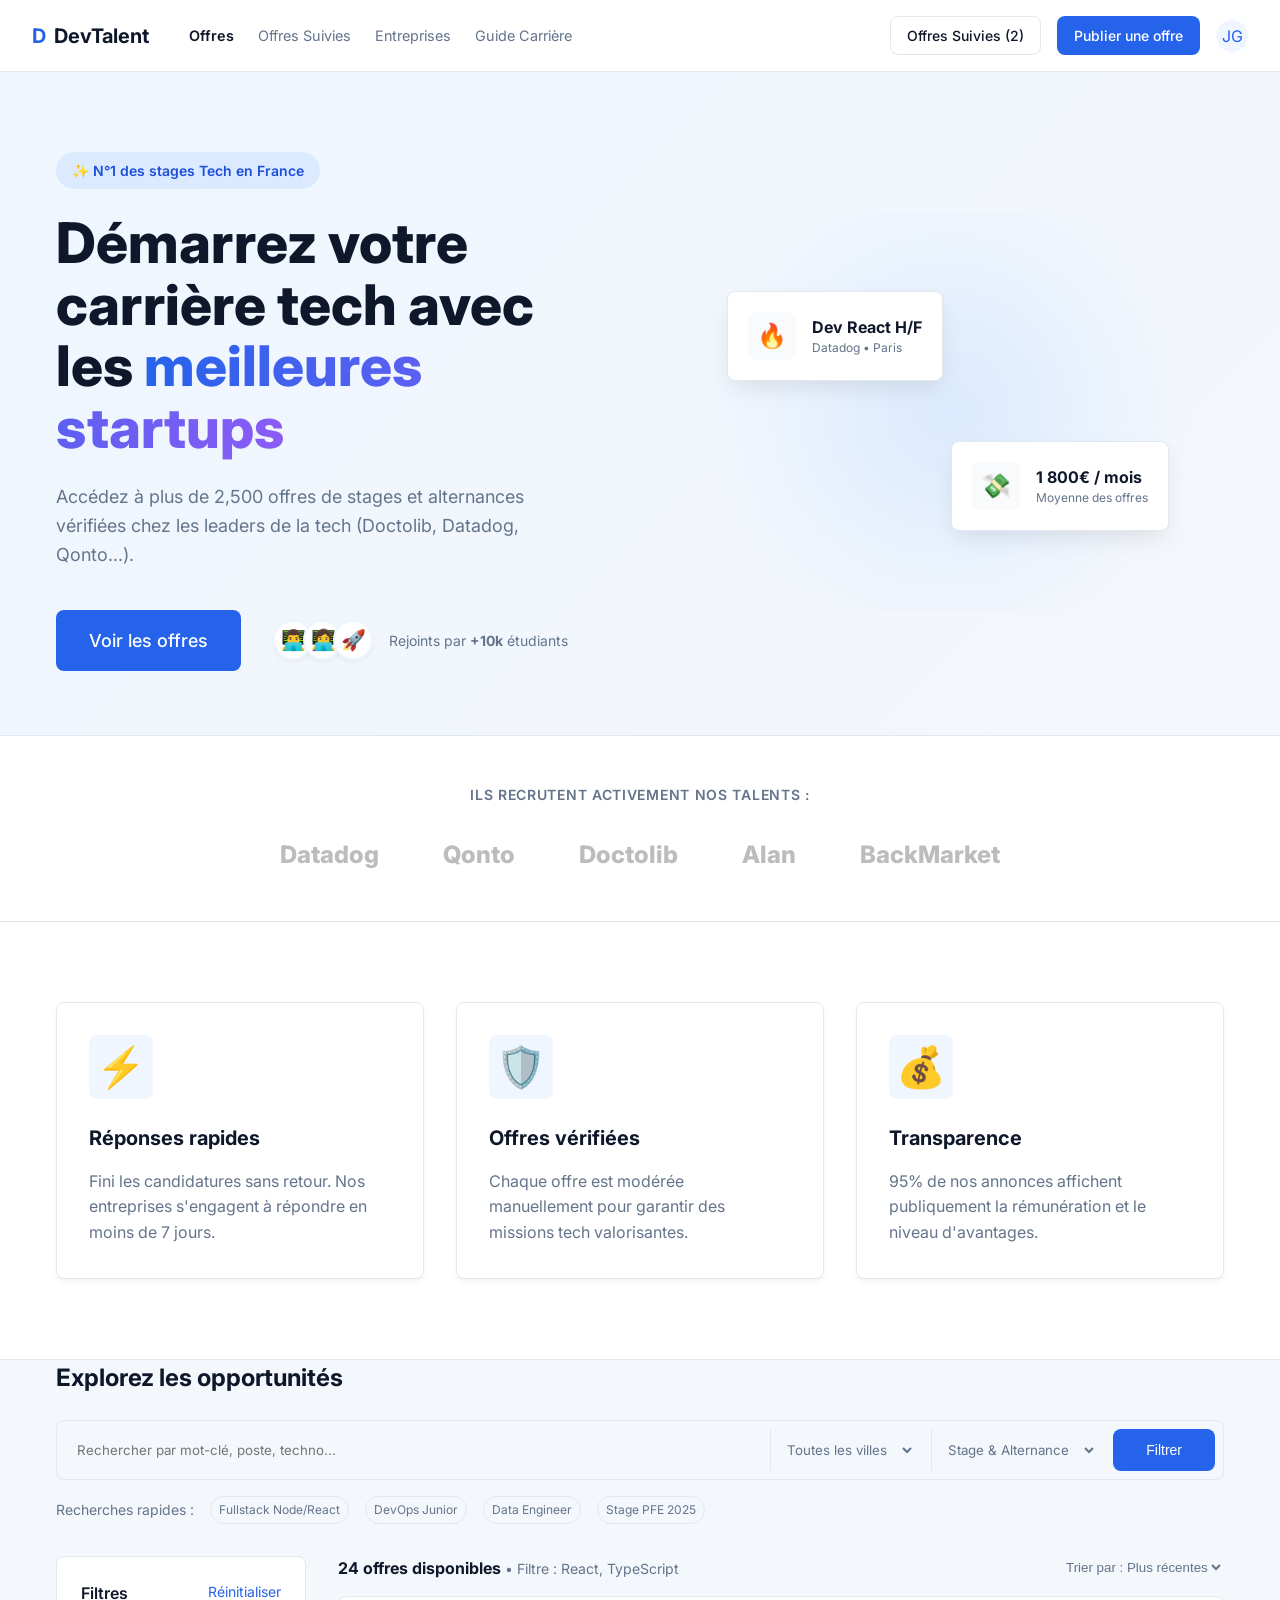
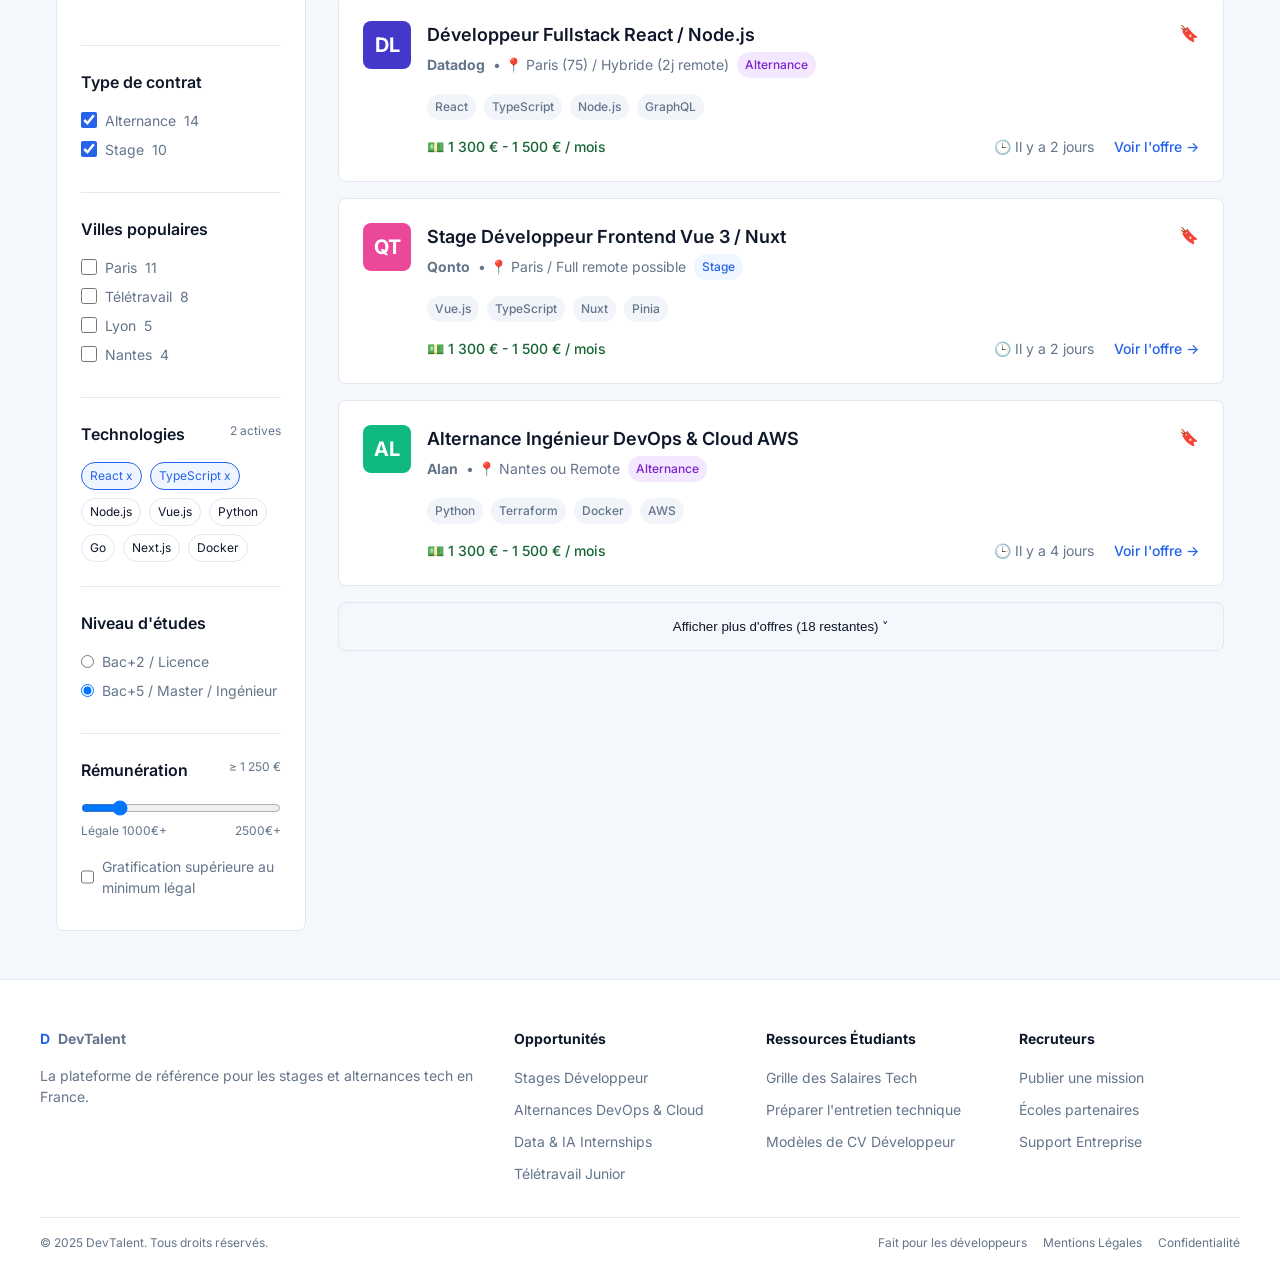
<file: index.html>
<!DOCTYPE html>
<html lang="fr">
<head>
    <meta charset="UTF-8">
    <meta name="viewport" content="width=device-width, initial-scale=1.0">
    <title>DevTalent - Trouvez votre prochain Stage</title>
    <link rel="stylesheet" href="css/style.css">
    <style>
        /* New Landing Page Styles */
        .hero-landing {
            background: linear-gradient(135deg, #eff6ff 0%, #f4f7fb 100%);
            padding: 5rem 0 4rem;
            border-bottom: 1px solid var(--border-color);
            overflow: hidden;
        }
        .hero-landing-inner {
            display: grid;
            grid-template-columns: 1fr 1fr;
            gap: 4rem;
            align-items: center;
        }
        .hero-badge {
            display: inline-block;
            background: #dbeafe;
            color: var(--primary-hover);
            padding: 0.5rem 1rem;
            border-radius: 2rem;
            font-size: 0.875rem;
            font-weight: 600;
            margin-bottom: 1.5rem;
        }
        .hero-title-main {
            font-size: 3.5rem;
            font-weight: 800;
            line-height: 1.1;
            margin-bottom: 1.5rem;
            color: #0f172a;
        }
        .hero-title-main span {
            color: var(--primary-color);
            background: linear-gradient(to right, var(--primary-color), #8b5cf6);
            -webkit-background-clip: text;
            -webkit-text-fill-color: transparent;
        }
        .hero-desc {
            font-size: 1.125rem;
            color: var(--text-muted);
            line-height: 1.6;
            margin-bottom: 2.5rem;
            max-width: 90%;
        }
        .hero-actions {
            display: flex;
            align-items: center;
            gap: 2rem;
        }
        .hero-stats {
            display: flex;
            align-items: center;
            gap: 1rem;
        }
        .avatars {
            display: flex;
        }
        .avatar {
            width: 40px;
            height: 40px;
            background: white;
            border: 2px solid #eff6ff;
            border-radius: 50%;
            display: flex;
            align-items: center;
            justify-content: center;
            font-size: 1.25rem;
            margin-left: -10px;
            box-shadow: 0 2px 4px rgba(0,0,0,0.05);
        }
        .avatar:first-child { margin-left: 0; }
        .stats-text {
            font-size: 0.875rem;
            color: var(--text-muted);
        }

        .hero-landing-graphics {
            position: relative;
            height: 400px;
            background: radial-gradient(circle, #dbeafe 0%, transparent 70%);
        }
        .floating-card {
            background: white;
            padding: 1.25rem;
            border-radius: var(--radius);
            box-shadow: 0 10px 25px -5px rgba(0,0,0,0.1);
            display: flex;
            align-items: center;
            gap: 1rem;
            position: absolute;
            animation: float 6s ease-in-out infinite;
            border: 1px solid var(--border-color);
        }
        .fc-icon {
            width: 48px;
            height: 48px;
            background: #f8fafc;
            border-radius: var(--radius);
            display: flex;
            align-items: center;
            justify-content: center;
            font-size: 1.5rem;
        }
        .card-1 { top: 20%; left: 10%; animation-delay: 0s; }
        .card-2 { bottom: 20%; right: 10%; animation-delay: 3s; }
        
        @keyframes float {
            0% { transform: translateY(0px); }
            50% { transform: translateY(-20px); }
            100% { transform: translateY(0px); }
        }

        .trusted-by {
            padding: 3rem 0;
            background: white;
            border-bottom: 1px solid var(--border-color);
            text-align: center;
        }
        .trusted-by p {
            font-size: 0.875rem;
            color: var(--text-muted);
            text-transform: uppercase;
            letter-spacing: 0.05em;
            margin-bottom: 2rem;
            font-weight: 600;
        }
        .logos-grid {
            display: flex;
            justify-content: center;
            align-items: center;
            gap: 4rem;
            flex-wrap: wrap;
        }
        .trusted-logo {
            font-size: 1.5rem;
            font-weight: 800;
            color: #94a3b8;
            filter: grayscale(100%);
            opacity: 0.7;
            transition: all 0.2s;
        }
        .trusted-logo:hover {
            filter: grayscale(0%);
            opacity: 1;
            color: var(--primary-color);
        }

        .features {
            padding: 5rem 0;
            background: var(--card-bg);
            border-bottom: 1px solid var(--border-color);
        }
        .features-grid {
            display: grid;
            grid-template-columns: repeat(3, 1fr);
            gap: 2rem;
        }
        .feature-card {
            padding: 2rem;
            background: white;
            border-radius: var(--radius);
            border: 1px solid var(--border-color);
            box-shadow: 0 4px 6px -1px rgba(0,0,0,0.05);
            transition: transform 0.2s;
        }
        .feature-card:hover {
            transform: translateY(-5px);
        }
        .feature-icon {
            font-size: 2.5rem;
            margin-bottom: 1.5rem;
            background: var(--blue-bg);
            width: 64px;
            height: 64px;
            display: flex;
            align-items: center;
            justify-content: center;
            border-radius: var(--radius);
        }
        .feature-card h3 {
            font-size: 1.25rem;
            margin-bottom: 1rem;
            color: var(--text-color);
        }
        .feature-card p {
            color: var(--text-muted);
            line-height: 1.6;
        }

        /* Existing styles below */
        .search-hero {
            font-size: 2rem;
            margin-bottom: 0.5rem;
        }
        .search-hero p {
            color: var(--text-muted);
            margin-bottom: 2rem;
        }
        .search-bar {
            display: flex;
            gap: 1rem;
            background: var(--bg-color);
            padding: 0.5rem;
            border-radius: var(--radius);
            border: 1px solid var(--border-color);
        }
        .search-input {
            flex: 1;
            border: none;
            background: transparent;
            padding: 0.75rem;
            outline: none;
            font-family: inherit;
        }
        .search-select {
            border: none;
            background: transparent;
            padding: 0.75rem;
            outline: none;
            font-family: inherit;
            color: var(--text-muted);
            border-left: 1px solid var(--border-color);
        }
        .search-btn {
            padding: 0.75rem 2rem;
        }
        .tags-row {
            margin-top: 1rem;
            display: flex;
            gap: 1rem;
            font-size: 0.875rem;
            color: var(--text-muted);
            align-items: center;
        }
        
        .main-layout {
            display: grid;
            grid-template-columns: 250px 1fr;
            gap: 2rem;
            margin-top: 2rem;
        }

        .sidebar {
            background: var(--card-bg);
            border: 1px solid var(--border-color);
            border-radius: var(--radius);
            padding: 1.5rem;
        }
        .filter-section {
            margin-bottom: 1.5rem;
            padding-bottom: 1.5rem;
            border-bottom: 1px solid var(--border-color);
        }
        .filter-section:last-child {
            border-bottom: none;
            margin-bottom: 0;
            padding-bottom: 0;
        }
        .filter-title {
            font-weight: 600;
            margin-bottom: 1rem;
            display: flex;
            justify-content: space-between;
        }
        .filter-title span {
            color: var(--text-muted);
            font-size: 0.75rem;
            font-weight: normal;
        }

        .tech-tags {
            display: flex;
            flex-wrap: wrap;
            gap: 0.5rem;
        }
        .tech-tag {
            border: 1px solid var(--border-color);
            padding: 0.25rem 0.5rem;
            border-radius: 1rem;
            font-size: 0.75rem;
            cursor: pointer;
        }
        .tech-tag.active {
            background-color: var(--blue-bg);
            color: var(--primary-color);
            border-color: var(--primary-color);
        }

        .jobs-list {
            display: flex;
            flex-direction: column;
            gap: 1rem;
        }
        .jobs-header {
            display: flex;
            justify-content: space-between;
            align-items: center;
            margin-bottom: 1rem;
        }
        .job-card {
            background: var(--card-bg);
            border: 1px solid var(--border-color);
            border-radius: var(--radius);
            padding: 1.5rem;
            display: flex;
            gap: 1rem;
            transition: box-shadow 0.2s;
        }
        .job-card:hover {
            box-shadow: 0 4px 6px -1px rgba(0, 0, 0, 0.1);
        }
        .job-logo {
            width: 48px;
            height: 48px;
            background: var(--primary-color);
            color: white;
            border-radius: var(--radius);
            display: flex;
            align-items: center;
            justify-content: center;
            font-weight: bold;
            font-size: 1.25rem;
            flex-shrink: 0;
        }
        .job-content {
            flex: 1;
        }
        .job-title-row {
            display: flex;
            justify-content: space-between;
            align-items: flex-start;
            margin-bottom: 0.25rem;
        }
        .job-title {
            font-weight: 600;
            font-size: 1.125rem;
        }
        .job-meta {
            font-size: 0.875rem;
            color: var(--text-muted);
            margin-bottom: 1rem;
            display: flex;
            align-items: center;
            gap: 0.5rem;
        }
        .job-tags {
            display: flex;
            gap: 0.5rem;
            margin-bottom: 1rem;
        }
        .job-footer {
            display: flex;
            justify-content: space-between;
            align-items: center;
            font-size: 0.875rem;
            color: var(--text-muted);
        }
        .job-salary {
            color: var(--success-text);
            font-weight: 500;
            display: flex;
            align-items: center;
            gap: 0.25rem;
        }
        .load-more {
            display: block;
            width: 100%;
            text-align: center;
            padding: 1rem;
            background: transparent;
            border: 1px solid var(--border-color);
            border-radius: var(--radius);
            color: var(--text-color);
            font-weight: 500;
            cursor: pointer;
            margin-top: 1rem;
        }
        .load-more:hover {
            background: var(--card-bg);
        }
        
        @media (max-width: 1024px) {
            .hero-title-main { font-size: 2.5rem; }
            .hero-landing-inner { gap: 2rem; }
        }

        @media (max-width: 768px) {
            .hero-landing-inner { grid-template-columns: 1fr; text-align: center; }
            .hero-actions { flex-direction: column; }
            .hero-desc { margin: 0 auto 2.5rem; }
            .hero-landing-graphics { display: none; }
            .features-grid { grid-template-columns: 1fr; }
            .logos-grid { gap: 2rem; }

            .search-hero h1 {
                font-size: 1.5rem;
            }
            .search-bar {
                flex-direction: column;
            }
            .search-select {
                border-left: none;
                border-top: 1px solid var(--border-color);
            }
            .main-layout {
                grid-template-columns: 1fr;
            }
            .job-card {
                flex-direction: column;
                align-items: flex-start;
            }
            .job-footer {
                flex-direction: column;
                align-items: flex-start;
                gap: 0.5rem;
            }
            .tags-row {
                flex-wrap: wrap;
            }
            .jobs-header {
                flex-direction: column;
                align-items: flex-start;
                gap: 1rem;
            }
        }
    </style>
</head>
<body>

    <!-- Header -->
    <header class="header">
        <div class="header-left">
            <a href="index.html" class="logo">
                <span>D</span> DevTalent
            </a>
            <nav class="nav-links">
                <a href="#" class="active">Offres</a>
                <a href="offres-suivies.html">Offres Suivies</a>
                <a href="#">Entreprises</a>
                <a href="#">Guide Carrière</a>
            </nav>
        </div>
        <div class="header-right">
            <a href="offres-suivies.html" class="btn btn-outline">Offres Suivies (2)</a>
            <a href="index.html" class="btn btn-primary">Publier une offre</a>
            <div class="btn-icon">JG</div>
        </div>
    </header>

    <!-- New Beautiful Hero Section -->
    <section class="hero-landing">
        <div class="container hero-landing-inner">
            <div class="hero-landing-content">
                <div class="hero-badge">✨ N°1 des stages Tech en France</div>
                <h1 class="hero-title-main">Démarrez votre carrière tech avec les <span>meilleures startups</span></h1>
                <p class="hero-desc">Accédez à plus de 2,500 offres de stages et alternances vérifiées chez les leaders de la tech (Doctolib, Datadog, Qonto...).</p>
                <div class="hero-actions">
                    <a href="#jobs" class="btn btn-primary" style="font-size: 1.125rem; padding: 1rem 2rem;">Voir les offres</a>
                    <div class="hero-stats">
                        <div class="avatars">
                            <span class="avatar">👨‍💻</span>
                            <span class="avatar">👩‍💻</span>
                            <span class="avatar">🚀</span>
                        </div>
                        <span class="stats-text">Rejoints par <strong>+10k</strong> étudiants</span>
                    </div>
                </div>
            </div>
            <div class="hero-landing-graphics">
                <!-- Abstract floating cards to make it look pro -->
                <div class="floating-card card-1">
                    <div class="fc-icon">🔥</div>
                    <div>
                        <strong>Dev React H/F</strong>
                        <div style="font-size:0.75rem; color:var(--text-muted)">Datadog • Paris</div>
                    </div>
                </div>
                <div class="floating-card card-2">
                    <div class="fc-icon">💸</div>
                    <div>
                        <strong>1 800€ / mois</strong>
                        <div style="font-size:0.75rem; color:var(--text-muted)">Moyenne des offres</div>
                    </div>
                </div>
            </div>
        </div>
    </section>

    <!-- Trusted By Section -->
    <section class="trusted-by">
        <div class="container">
            <p>Ils recrutent activement nos talents :</p>
            <div class="logos-grid">
                <div class="trusted-logo">Datadog</div>
                <div class="trusted-logo">Qonto</div>
                <div class="trusted-logo">Doctolib</div>
                <div class="trusted-logo">Alan</div>
                <div class="trusted-logo">BackMarket</div>
            </div>
        </div>
    </section>

    <!-- Features Section -->
    <section class="features">
        <div class="container">
            <div class="features-grid">
                <div class="feature-card">
                    <div class="feature-icon">⚡</div>
                    <h3>Réponses rapides</h3>
                    <p>Fini les candidatures sans retour. Nos entreprises s'engagent à répondre en moins de 7 jours.</p>
                </div>
                <div class="feature-card">
                    <div class="feature-icon">🛡️</div>
                    <h3>Offres vérifiées</h3>
                    <p>Chaque offre est modérée manuellement pour garantir des missions tech valorisantes.</p>
                </div>
                <div class="feature-card">
                    <div class="feature-icon">💰</div>
                    <h3>Transparence</h3>
                    <p>95% de nos annonces affichent publiquement la rémunération et le niveau d'avantages.</p>
                </div>
            </div>
        </div>
    </section>

    <!-- Search Hero -->
    <section id="jobs" class="search-hero">
        <div class="container">
            <h2 style="font-size: 1.5rem; margin-bottom: 1.5rem;">Explorez les opportunités</h2>
            <div class="search-bar">
                <input type="text" class="search-input" placeholder="Rechercher par mot-clé, poste, techno...">
                <select class="search-select">
                    <option>Toutes les villes</option>
                    <option>Paris</option>
                    <option>Lyon</option>
                </select>
                <select class="search-select">
                    <option>Stage & Alternance</option>
                    <option>Stage</option>
                    <option>Alternance</option>
                </select>
                <button class="btn btn-primary search-btn">Filtrer</button>
            </div>
            <div class="tags-row">
                <span>Recherches rapides :</span>
                <span class="tech-tag">Fullstack Node/React</span>
                <span class="tech-tag">DevOps Junior</span>
                <span class="tech-tag">Data Engineer</span>
                <span class="tech-tag">Stage PFE 2025</span>
            </div>
        </div>
    </section>

    <!-- Main Content -->
    <main class="container main-layout">
        
        <!-- Sidebar Filters -->
        <aside class="sidebar">
            <div class="filter-section">
                <div class="filter-title">
                    Filtres <a href="#" style="color: var(--primary-color); font-size: 0.875rem; font-weight: normal;">Réinitialiser</a>
                </div>
            </div>

            <div class="filter-section">
                <div class="filter-title">Type de contrat</div>
                <label class="checkbox-label">
                    <input type="checkbox" checked> Alternance <span>14</span>
                </label>
                <label class="checkbox-label">
                    <input type="checkbox" checked> Stage <span>10</span>
                </label>
            </div>

            <div class="filter-section">
                <div class="filter-title">Villes populaires</div>
                <label class="checkbox-label"><input type="checkbox"> Paris <span>11</span></label>
                <label class="checkbox-label"><input type="checkbox"> Télétravail <span>8</span></label>
                <label class="checkbox-label"><input type="checkbox"> Lyon <span>5</span></label>
                <label class="checkbox-label"><input type="checkbox"> Nantes <span>4</span></label>
            </div>

            <div class="filter-section">
                <div class="filter-title">Technologies <span>2 actives</span></div>
                <div class="tech-tags">
                    <span class="tech-tag active">React x</span>
                    <span class="tech-tag active">TypeScript x</span>
                    <span class="tech-tag">Node.js</span>
                    <span class="tech-tag">Vue.js</span>
                    <span class="tech-tag">Python</span>
                    <span class="tech-tag">Go</span>
                    <span class="tech-tag">Next.js</span>
                    <span class="tech-tag">Docker</span>
                </div>
            </div>

            <div class="filter-section">
                <div class="filter-title">Niveau d'études</div>
                <label class="checkbox-label"><input type="radio" name="level"> Bac+2 / Licence</label>
                <label class="checkbox-label"><input type="radio" name="level" checked> Bac+5 / Master / Ingénieur</label>
            </div>

            <div class="filter-section">
                <div class="filter-title">Rémunération <span>≥ 1 250 €</span></div>
                <input type="range" style="width:100%" min="1000" max="2500" value="1250">
                <div style="display:flex; justify-content:space-between; font-size:0.75rem; color:var(--text-muted); margin-bottom: 1rem;">
                    <span>Légale 1000€+</span>
                    <span>2500€+</span>
                </div>
                <label class="checkbox-label"><input type="checkbox"> Gratification supérieure au minimum légal</label>
            </div>
        </aside>

        <!-- Job List -->
        <section class="jobs-list-container">
            <div class="jobs-header">
                <div><strong>24 offres disponibles</strong> <span style="color:var(--text-muted); font-size:0.875rem;">• Filtre : React, TypeScript</span></div>
                <select style="border:none; background:transparent; outline:none; color:var(--text-muted);">
                    <option>Trier par : Plus récentes</option>
                </select>
            </div>

            <div class="jobs-list">
                <!-- Job Card 1 -->
                <div class="job-card">
                    <div class="job-logo" style="background:#4338ca;">DL</div>
                    <div class="job-content">
                        <div class="job-title-row">
                            <a href="offre-detail.html" class="job-title">Développeur Fullstack React / Node.js</a>
                            <span style="color:var(--text-muted); cursor:pointer;">🔖</span>
                        </div>
                        <div class="job-meta">
                            <strong>Datadog</strong> • 📍 Paris (75) / Hybride (2j remote) <span class="badge badge-purple">Alternance</span>
                        </div>
                        <div class="job-tags">
                            <span class="badge badge-gray">React</span>
                            <span class="badge badge-gray">TypeScript</span>
                            <span class="badge badge-gray">Node.js</span>
                            <span class="badge badge-gray">GraphQL</span>
                        </div>
                        <div class="job-footer">
                            <div class="job-salary">💵 1 300 € - 1 500 € / mois</div>
                            <div>🕒 Il y a 2 jours <a href="offre-detail.html" style="color:var(--primary-color); margin-left:1rem; font-weight:500;">Voir l'offre →</a></div>
                        </div>
                    </div>
                </div>

                <!-- Job Card 2 -->
                <div class="job-card">
                    <div class="job-logo" style="background:#ec4899;">QT</div>
                    <div class="job-content">
                        <div class="job-title-row">
                            <a href="#" class="job-title">Stage Développeur Frontend Vue 3 / Nuxt</a>
                            <span style="color:var(--text-muted); cursor:pointer;">🔖</span>
                        </div>
                        <div class="job-meta">
                            <strong>Qonto</strong> • 📍 Paris / Full remote possible <span class="badge badge-blue">Stage</span>
                        </div>
                        <div class="job-tags">
                            <span class="badge badge-gray">Vue.js</span>
                            <span class="badge badge-gray">TypeScript</span>
                            <span class="badge badge-gray">Nuxt</span>
                            <span class="badge badge-gray">Pinia</span>
                        </div>
                        <div class="job-footer">
                            <div class="job-salary">💵 1 300 € - 1 500 € / mois</div>
                            <div>🕒 Il y a 2 jours <a href="#" style="color:var(--primary-color); margin-left:1rem; font-weight:500;">Voir l'offre →</a></div>
                        </div>
                    </div>
                </div>

                <!-- Job Card 3 -->
                <div class="job-card">
                    <div class="job-logo" style="background:#10b981;">AL</div>
                    <div class="job-content">
                        <div class="job-title-row">
                            <a href="#" class="job-title">Alternance Ingénieur DevOps & Cloud AWS</a>
                            <span style="color:var(--text-muted); cursor:pointer;">🔖</span>
                        </div>
                        <div class="job-meta">
                            <strong>Alan</strong> • 📍 Nantes ou Remote <span class="badge badge-purple">Alternance</span>
                        </div>
                        <div class="job-tags">
                            <span class="badge badge-gray">Python</span>
                            <span class="badge badge-gray">Terraform</span>
                            <span class="badge badge-gray">Docker</span>
                            <span class="badge badge-gray">AWS</span>
                        </div>
                        <div class="job-footer">
                            <div class="job-salary">💵 1 300 € - 1 500 € / mois</div>
                            <div>🕒 Il y a 4 jours <a href="#" style="color:var(--primary-color); margin-left:1rem; font-weight:500;">Voir l'offre →</a></div>
                        </div>
                    </div>
                </div>
            </div>

            <button class="load-more">Afficher plus d'offres (18 restantes) ˅</button>
        </section>
    </main>

    <!-- Footer -->
    <footer class="footer">
        <div class="footer-content">
            <div class="footer-col">
                <a href="index.html" class="logo" style="margin-bottom: 1rem;"><span>D</span> DevTalent</a>
                <p style="color:var(--text-muted); font-size:0.875rem;">La plateforme de référence pour les stages et alternances tech en France.</p>
            </div>
            <div class="footer-col">
                <h4>Opportunités</h4>
                <ul>
                    <li><a href="#">Stages Développeur</a></li>
                    <li><a href="#">Alternances DevOps & Cloud</a></li>
                    <li><a href="#">Data & IA Internships</a></li>
                    <li><a href="#">Télétravail Junior</a></li>
                </ul>
            </div>
            <div class="footer-col">
                <h4>Ressources Étudiants</h4>
                <ul>
                    <li><a href="#">Grille des Salaires Tech</a></li>
                    <li><a href="#">Préparer l'entretien technique</a></li>
                    <li><a href="#">Modèles de CV Développeur</a></li>
                </ul>
            </div>
            <div class="footer-col">
                <h4>Recruteurs</h4>
                <ul>
                    <li><a href="index.html">Publier une mission</a></li>
                    <li><a href="#">Écoles partenaires</a></li>
                    <li><a href="#">Support Entreprise</a></li>
                </ul>
            </div>
        </div>
        <div class="footer-bottom">
            <div>© 2025 DevTalent. Tous droits réservés.</div>
            <div class="footer-bottom-links">
                <a href="#">Fait pour les développeurs</a>
                <a href="#">Mentions Légales</a>
                <a href="#">Confidentialité</a>
            </div>
        </div>
    </footer>

</body>
</html>
</file>
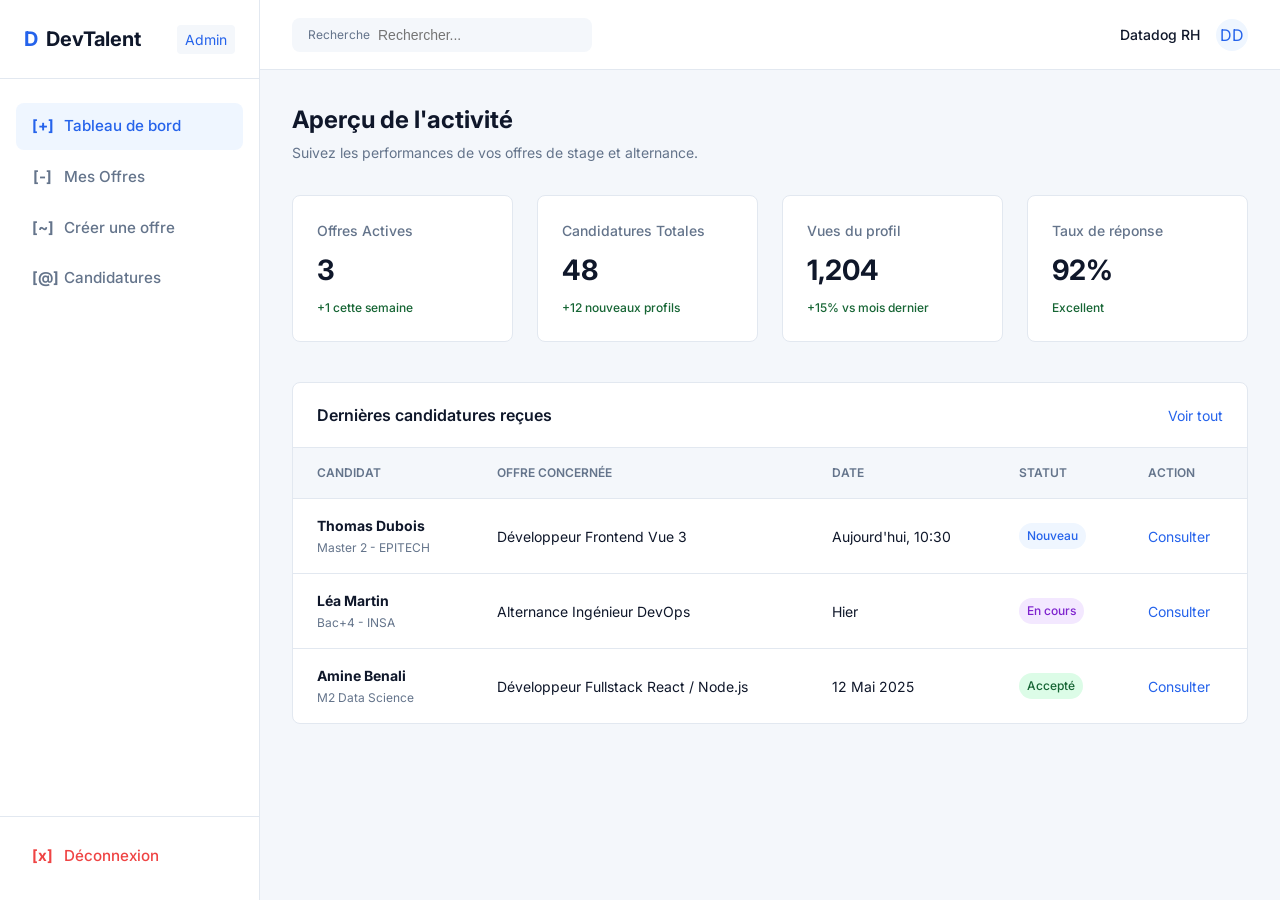
<file: admin/index.html>
<!DOCTYPE html>
<html lang="fr">
<head>
    <meta charset="UTF-8">
    <meta name="viewport" content="width=device-width, initial-scale=1.0">
    <title>Tableau de bord - Admin | DevTalent</title>
    <link rel="stylesheet" href="../css/style.css">
    <style>
        /* Admin Layout Specific Styles */
        body {
            background-color: var(--bg-color);
            display: flex;
            min-height: 100vh;
        }

        /* CSS-only mobile menu toggle */
        #sidebar-toggle {
            display: none;
        }
        #sidebar-toggle:checked ~ .admin-sidebar {
            transform: translateX(0);
        }
        
        .sidebar-overlay {
            display: none;
            position: fixed;
            top: 0; left: 0; right: 0; bottom: 0;
            background: rgba(0,0,0,0.5);
            z-index: 45;
            cursor: pointer;
        }
        #sidebar-toggle:checked ~ .sidebar-overlay {
            display: block;
        }

        /* Sidebar */
        .admin-sidebar {
            width: 260px;
            background-color: var(--card-bg);
            border-right: 1px solid var(--border-color);
            display: flex;
            flex-direction: column;
            position: fixed;
            height: 100vh;
            left: 0;
            top: 0;
            z-index: 50;
        }
        .admin-logo {
            padding: 1.5rem;
            border-bottom: 1px solid var(--border-color);
            font-size: 1.25rem;
            font-weight: 700;
            color: var(--text-color);
            display: flex;
            align-items: center;
            gap: 0.5rem;
        }
        .admin-logo span { color: var(--primary-color); }
        
        .admin-badge {
            color: var(--text-color);
            font-size: 0.875rem;
            font-weight: normal;
            margin-left: auto;
            background: var(--bg-color);
            padding: 0.25rem 0.5rem;
            border-radius: 4px;
        }
        
        .admin-nav {
            padding: 1.5rem 1rem;
            flex: 1;
        }
        .admin-nav-item {
            display: flex;
            align-items: center;
            gap: 0.75rem;
            padding: 0.75rem 1rem;
            color: var(--text-muted);
            border-radius: var(--radius);
            font-weight: 500;
            margin-bottom: 0.25rem;
            transition: all 0.2s;
            font-size: 0.95rem;
        }
        .admin-nav-item:hover {
            background: var(--bg-color);
            color: var(--text-color);
        }
        .admin-nav-item.active {
            background: var(--blue-bg);
            color: var(--primary-color);
        }
        .nav-icon {
            width: 20px;
            text-align: center;
            font-weight: bold;
        }

        .admin-sidebar-bottom {
            padding: 1rem;
            border-top: 1px solid var(--border-color);
        }

        /* Main Content Area */
        .admin-main {
            flex: 1;
            margin-left: 260px;
            display: flex;
            flex-direction: column;
            width: calc(100% - 260px);
        }
        
        /* Top Header */
        .admin-header {
            height: 70px;
            background: var(--card-bg);
            border-bottom: 1px solid var(--border-color);
            display: flex;
            align-items: center;
            justify-content: space-between;
            padding: 0 2rem;
            position: sticky;
            top: 0;
            z-index: 40;
        }
        
        .header-search {
            display: flex;
            align-items: center;
            gap: 0.5rem;
            background: var(--bg-color);
            padding: 0.5rem 1rem;
            border-radius: var(--radius);
            width: 300px;
        }
        .header-search input {
            border: none;
            background: transparent;
            outline: none;
            width: 100%;
            font-size: 0.875rem;
        }

        .header-profile {
            display: flex;
            align-items: center;
            gap: 1rem;
        }

        /* Dashboard Content */
        .dashboard-content {
            padding: 2rem;
            max-width: 1200px;
            margin: 0 auto;
            width: 100%;
        }

        .dashboard-header {
            margin-bottom: 2rem;
        }
        .dashboard-title {
            font-size: 1.5rem;
            font-weight: 700;
            margin-bottom: 0.25rem;
        }

        .stats-grid {
            display: grid;
            grid-template-columns: repeat(4, 1fr);
            gap: 1.5rem;
            margin-bottom: 2.5rem;
        }
        .stat-card {
            background: var(--card-bg);
            border: 1px solid var(--border-color);
            border-radius: var(--radius);
            padding: 1.5rem;
        }
        .stat-title {
            color: var(--text-muted);
            font-size: 0.875rem;
            margin-bottom: 0.5rem;
            font-weight: 500;
        }
        .stat-value {
            font-size: 1.75rem;
            font-weight: 700;
            color: var(--text-color);
            margin-bottom: 0.5rem;
        }
        .stat-trend {
            font-size: 0.75rem;
            color: var(--success-text);
            font-weight: 500;
        }

        .section-box {
            background: var(--card-bg);
            border: 1px solid var(--border-color);
            border-radius: var(--radius);
            overflow: hidden;
        }
        .section-header {
            padding: 1.25rem 1.5rem;
            border-bottom: 1px solid var(--border-color);
            display: flex;
            justify-content: space-between;
            align-items: center;
            font-weight: 600;
        }

        .table-simple {
            width: 100%;
            border-collapse: collapse;
        }
        .table-simple th {
            text-align: left;
            padding: 1rem 1.5rem;
            font-size: 0.75rem;
            text-transform: uppercase;
            color: var(--text-muted);
            background: var(--bg-color);
            font-weight: 600;
            border-bottom: 1px solid var(--border-color);
        }
        .table-simple td {
            padding: 1rem 1.5rem;
            border-bottom: 1px solid var(--border-color);
            font-size: 0.875rem;
        }
        .table-simple tr:last-child td {
            border-bottom: none;
        }
        .table-simple tr:hover td {
            background: var(--bg-color);
        }

        .mobile-menu-btn {
            display: none;
            background: transparent;
            border: none;
            font-size: 1.5rem;
            cursor: pointer;
            color: var(--text-color);
        }
        
        .close-sidebar-btn {
            display: none;
            margin-left: auto;
            font-size: 1.5rem;
            cursor: pointer;
            color: var(--text-color);
            line-height: 1;
        }

        @media (max-width: 1024px) {
            .admin-sidebar {
                transform: translateX(-100%);
                transition: transform 0.3s ease;
            }
            .admin-main {
                margin-left: 0;
                width: 100%;
            }
            .mobile-menu-btn,
            .close-sidebar-btn {
                display: block;
            }
            .admin-header {
                padding: 0 1rem;
            }
            .stats-grid {
                grid-template-columns: repeat(2, 1fr);
            }
        }
        
        @media (max-width: 768px) {
            .stats-grid {
                grid-template-columns: 1fr;
            }
            .header-search { display: none; }
            .table-simple thead { display: none; }
            .table-simple td { display: block; padding: 0.5rem 1rem; }
            .table-simple tr { border-bottom: 1px solid var(--border-color); display: block; padding: 1rem 0; }
        }
    </style>
</head>
<body>

    <!-- CSS-only mobile menu toggle -->
    <input type="checkbox" id="sidebar-toggle">
    <label for="sidebar-toggle" class="sidebar-overlay"></label>

    <!-- Admin Sidebar -->
    <aside class="admin-sidebar">
        <div class="admin-logo">
            <span>D</span> DevTalent <span class="admin-badge">Admin</span>
            <label for="sidebar-toggle" class="close-sidebar-btn">×</label>
        </div>
        <nav class="admin-nav">
            <a href="index.html" class="admin-nav-item active">
                <span class="nav-icon">[+]</span> Tableau de bord
            </a>
            <a href="#" class="admin-nav-item">
                <span class="nav-icon">[-]</span> Mes Offres
            </a>
            <a href="../deposer-offre.html" class="admin-nav-item">
                <span class="nav-icon">[~]</span> Créer une offre
            </a>
            <a href="#" class="admin-nav-item">
                <span class="nav-icon">[@]</span> Candidatures
            </a>
        </nav>
        <div class="admin-sidebar-bottom">
            <a href="../index.html" class="admin-nav-item" style="color:#ef4444;">
                <span class="nav-icon">[x]</span> Déconnexion
            </a>
        </div>
    </aside>

    <!-- Main Content -->
    <main class="admin-main">
        <!-- Admin Header -->
        <header class="admin-header">
            <div style="display:flex; align-items:center; gap: 1rem;">
                <label for="sidebar-toggle" class="mobile-menu-btn">Menu</label>
                <div class="header-search">
                    <span style="color:var(--text-muted); font-size: 0.75rem;">Recherche</span>
                    <input type="text" placeholder="Rechercher...">
                </div>
            </div>
            <div class="header-profile">
                <span style="font-size: 0.875rem; font-weight: 500; color: var(--text-color);">Datadog RH</span>
                <div class="btn-icon">DD</div>
            </div>
        </header>

        <!-- Dashboard Content -->
        <div class="dashboard-content">
            
            <div class="dashboard-header">
                <h1 class="dashboard-title">Aperçu de l'activité</h1>
                <p style="color:var(--text-muted); font-size:0.875rem;">Suivez les performances de vos offres de stage et alternance.</p>
            </div>

            <div class="stats-grid">
                <div class="stat-card">
                    <div class="stat-title">Offres Actives</div>
                    <div class="stat-value">3</div>
                    <div class="stat-trend">+1 cette semaine</div>
                </div>
                <div class="stat-card">
                    <div class="stat-title">Candidatures Totales</div>
                    <div class="stat-value">48</div>
                    <div class="stat-trend">+12 nouveaux profils</div>
                </div>
                <div class="stat-card">
                    <div class="stat-title">Vues du profil</div>
                    <div class="stat-value">1,204</div>
                    <div class="stat-trend">+15% vs mois dernier</div>
                </div>
                <div class="stat-card">
                    <div class="stat-title">Taux de réponse</div>
                    <div class="stat-value">92%</div>
                    <div class="stat-trend">Excellent</div>
                </div>
            </div>

            <div class="section-box">
                <div class="section-header">
                    Dernières candidatures reçues
                    <a href="#" style="font-size:0.875rem; color:var(--primary-color); font-weight:normal;">Voir tout</a>
                </div>
                <table class="table-simple">
                    <thead>
                        <tr>
                            <th>Candidat</th>
                            <th>Offre concernée</th>
                            <th>Date</th>
                            <th>Statut</th>
                            <th>Action</th>
                        </tr>
                    </thead>
                    <tbody>
                        <tr>
                            <td>
                                <strong>Thomas Dubois</strong><br>
                                <span style="color:var(--text-muted); font-size:0.75rem;">Master 2 - EPITECH</span>
                            </td>
                            <td>Développeur Frontend Vue 3</td>
                            <td>Aujourd'hui, 10:30</td>
                            <td><span class="badge badge-blue">Nouveau</span></td>
                            <td><a href="#" style="color:var(--primary-color);">Consulter</a></td>
                        </tr>
                        <tr>
                            <td>
                                <strong>Léa Martin</strong><br>
                                <span style="color:var(--text-muted); font-size:0.75rem;">Bac+4 - INSA</span>
                            </td>
                            <td>Alternance Ingénieur DevOps</td>
                            <td>Hier</td>
                            <td><span class="badge badge-purple">En cours</span></td>
                            <td><a href="#" style="color:var(--primary-color);">Consulter</a></td>
                        </tr>
                        <tr>
                            <td>
                                <strong>Amine Benali</strong><br>
                                <span style="color:var(--text-muted); font-size:0.75rem;">M2 Data Science</span>
                            </td>
                            <td>Développeur Fullstack React / Node.js</td>
                            <td>12 Mai 2025</td>
                            <td><span class="badge badge-green">Accepté</span></td>
                            <td><a href="#" style="color:var(--primary-color);">Consulter</a></td>
                        </tr>
                    </tbody>
                </table>
            </div>

        </div>
    </main>

</body>
</html>
</file>
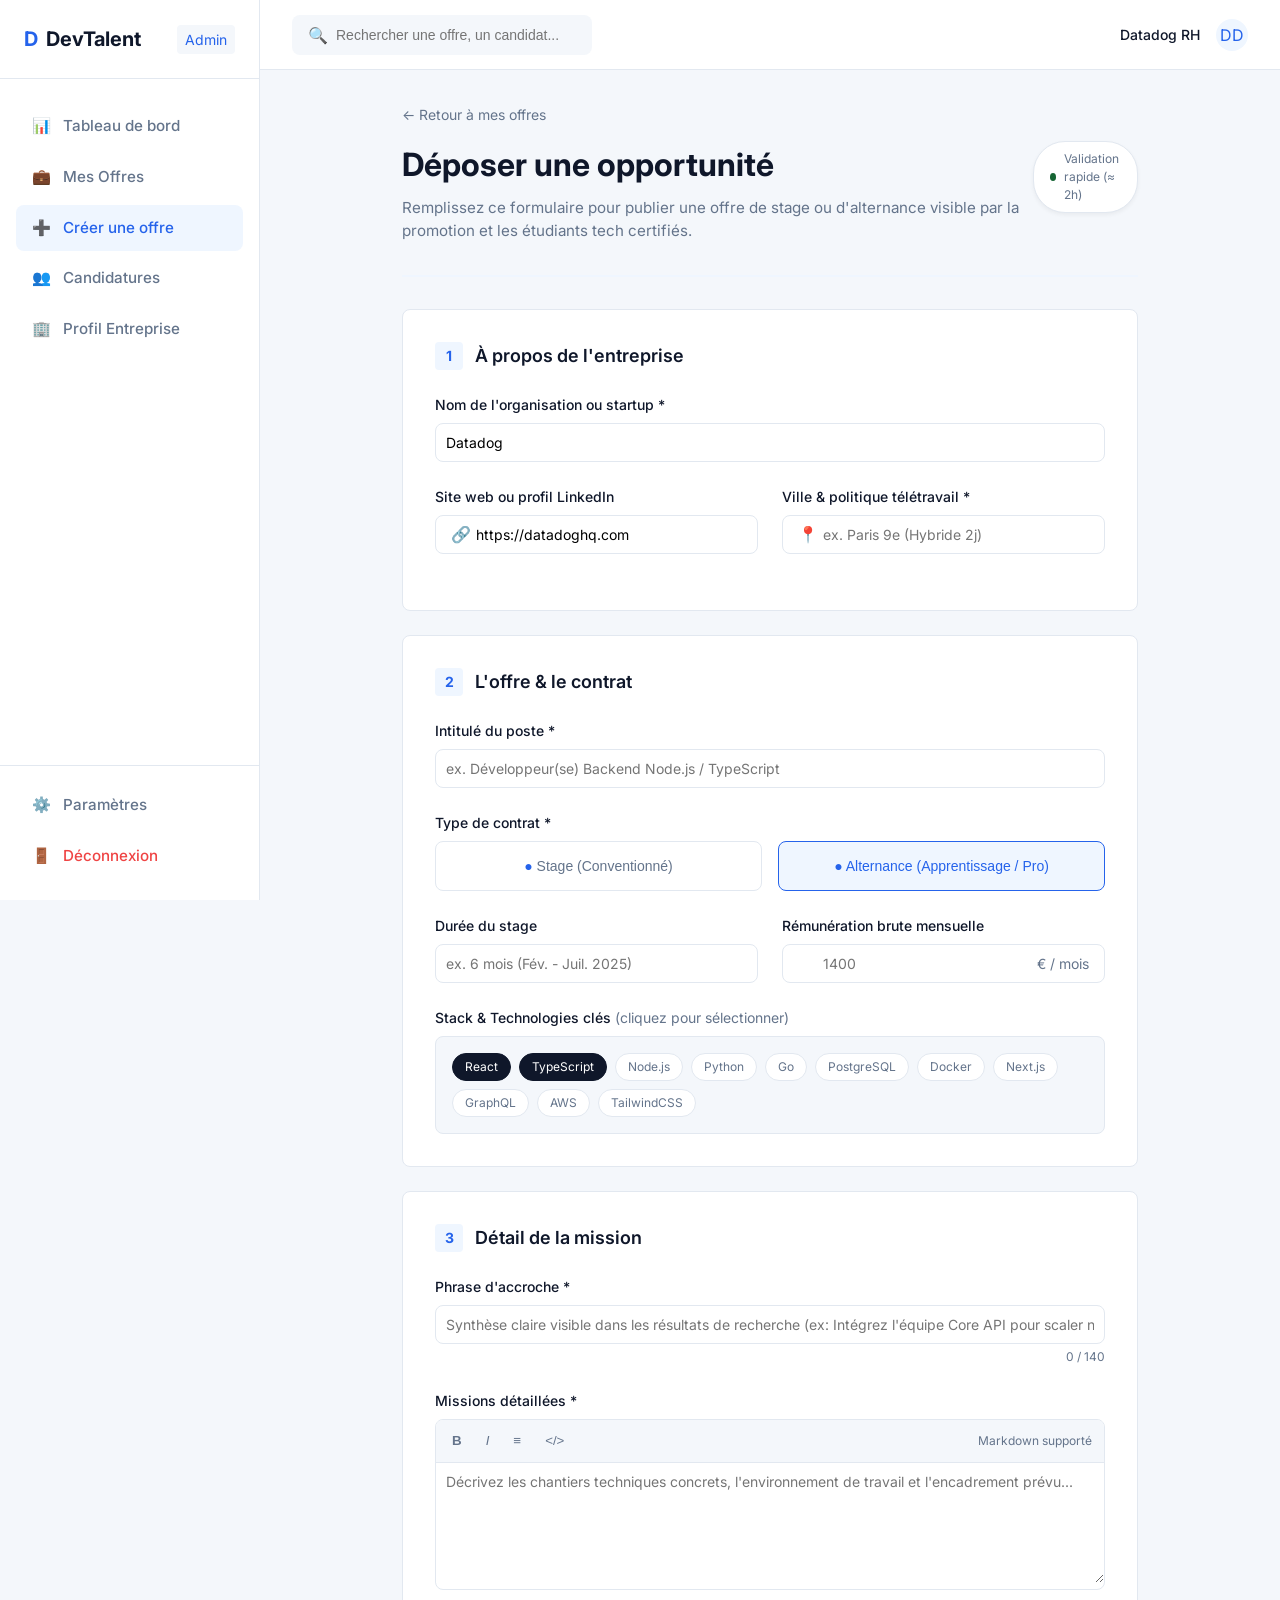
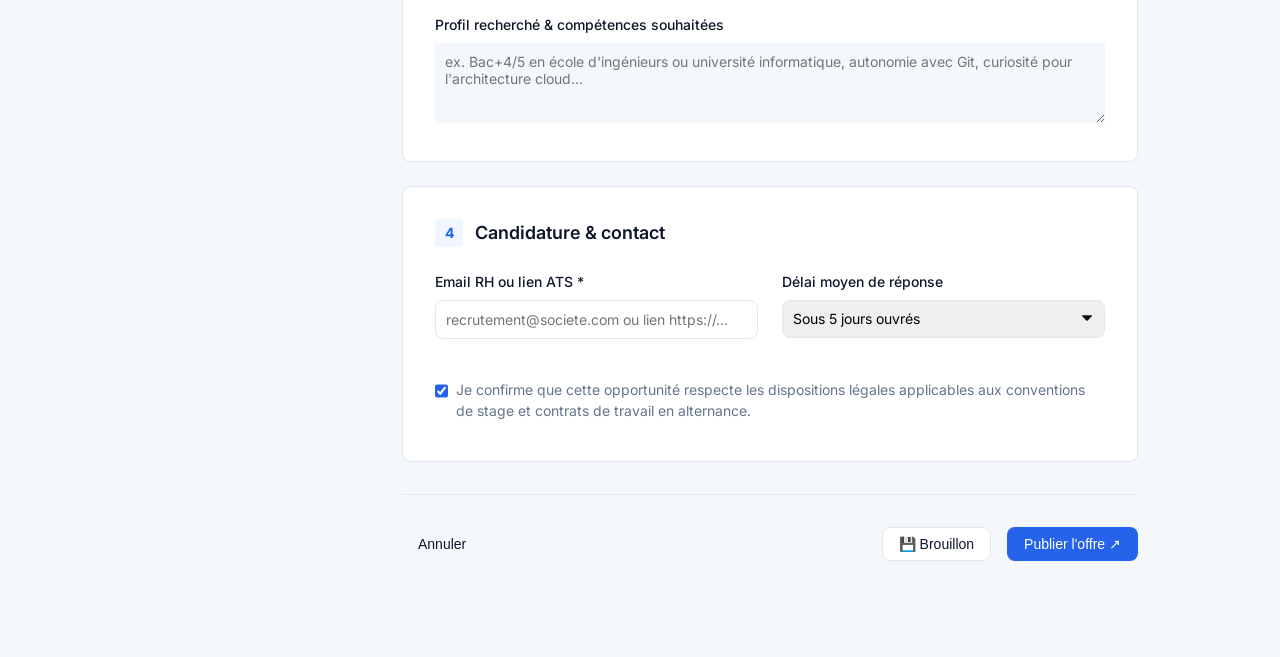
<file: deposer-offre.html>
<!DOCTYPE html>
<html lang="fr">

<head>
    <meta charset="UTF-8">
    <meta name="viewport" content="width=device-width, initial-scale=1.0">
    <title>Admin - Déposer une opportunité | DevTalent</title>
    <link rel="stylesheet" href="css/style.css">
    <style>
        /* Admin Layout Specific Styles */
        body {
            background-color: var(--bg-color);
            display: flex;
            min-height: 100vh;
        }

        /* CSS-only mobile menu toggle */
        #sidebar-toggle {
            display: none;
        }
        #sidebar-toggle:checked ~ .admin-sidebar {
            transform: translateX(0);
        }
        
        .sidebar-overlay {
            display: none;
            position: fixed;
            top: 0; left: 0; right: 0; bottom: 0;
            background: rgba(0,0,0,0.5);
            z-index: 45;
            cursor: pointer;
        }
        #sidebar-toggle:checked ~ .sidebar-overlay {
            display: block;
        }

        /* Sidebar */
        .admin-sidebar {
            width: 260px;
            background-color: var(--card-bg);
            border-right: 1px solid var(--border-color);
            display: flex;
            flex-direction: column;
            position: fixed;
            height: 100vh;
            left: 0;
            top: 0;
            z-index: 50;
        }

        .admin-logo {
            padding: 1.5rem;
            border-bottom: 1px solid var(--border-color);
            font-size: 1.25rem;
            font-weight: 700;
            color: var(--text-color);
            display: flex;
            align-items: center;
            gap: 0.5rem;
        }

        .admin-logo span {
            color: var(--primary-color);
        }
        
        .admin-badge {
            color: var(--text-color);
            font-size: 0.875rem;
            font-weight: normal;
            margin-left: auto;
            background: var(--bg-color);
            padding: 0.25rem 0.5rem;
            border-radius: 4px;
        }

        .admin-nav {
            padding: 1.5rem 1rem;
            flex: 1;
        }

        .admin-nav-item {
            display: flex;
            align-items: center;
            gap: 0.75rem;
            padding: 0.75rem 1rem;
            color: var(--text-muted);
            border-radius: var(--radius);
            font-weight: 500;
            margin-bottom: 0.25rem;
            transition: all 0.2s;
            font-size: 0.95rem;
        }

        .admin-nav-item:hover {
            background: var(--bg-color);
            color: var(--text-color);
        }

        .admin-nav-item.active {
            background: var(--blue-bg);
            color: var(--primary-color);
        }

        .admin-sidebar-bottom {
            padding: 1rem;
            border-top: 1px solid var(--border-color);
        }

        /* Main Content Area */
        .admin-main {
            flex: 1;
            margin-left: 260px;
            display: flex;
            flex-direction: column;
            width: calc(100% - 260px);
        }

        /* Top Header */
        .admin-header {
            height: 70px;
            background: var(--card-bg);
            border-bottom: 1px solid var(--border-color);
            display: flex;
            align-items: center;
            justify-content: space-between;
            padding: 0 2rem;
            position: sticky;
            top: 0;
            z-index: 40;
        }

        .header-search {
            display: flex;
            align-items: center;
            gap: 0.5rem;
            background: var(--bg-color);
            padding: 0.5rem 1rem;
            border-radius: var(--radius);
            width: 300px;
        }

        .header-search input {
            border: none;
            background: transparent;
            outline: none;
            width: 100%;
            font-size: 0.875rem;
        }

        .header-profile {
            display: flex;
            align-items: center;
            gap: 1rem;
        }

        /* Form specific styles (reused from previous design) */
        .form-wrapper {
            max-width: 800px;
            margin: 2rem auto;
            padding: 0 2rem;
            width: 100%;
        }

        .form-header-container {
            display: flex;
            justify-content: space-between;
            align-items: flex-start;
            margin-bottom: 2rem;
            border-bottom: 2px solid var(--blue-bg);
            padding-bottom: 2rem;
        }

        .breadcrumb {
            font-size: 0.875rem;
            color: var(--text-muted);
            margin-bottom: 1rem;
            display: inline-block;
        }

        .breadcrumb:hover {
            color: var(--text-color);
        }

        .form-title {
            font-size: 2rem;
            font-weight: 700;
            margin-bottom: 0.5rem;
        }

        .form-subtitle {
            color: var(--text-muted);
            font-size: 0.95rem;
        }

        .validation-badge {
            background: white;
            border: 1px solid var(--border-color);
            padding: 0.5rem 1rem;
            border-radius: 2rem;
            font-size: 0.75rem;
            display: flex;
            align-items: center;
            gap: 0.5rem;
            color: var(--text-muted);
            box-shadow: 0 2px 4px rgba(0, 0, 0, 0.05);
        }

        .validation-badge::before {
            content: '';
            display: block;
            width: 8px;
            height: 8px;
            background: var(--success-text);
            border-radius: 50%;
        }

        .form-section {
            background: var(--card-bg);
            border: 1px solid var(--border-color);
            border-radius: var(--radius);
            padding: 2rem;
            margin-bottom: 1.5rem;
        }

        .section-title {
            font-size: 1.125rem;
            font-weight: 600;
            margin-bottom: 1.5rem;
            display: flex;
            align-items: center;
            gap: 0.75rem;
        }

        .section-number {
            background: var(--blue-bg);
            color: var(--primary-color);
            width: 1.75rem;
            height: 1.75rem;
            border-radius: 4px;
            display: flex;
            align-items: center;
            justify-content: center;
            font-size: 0.875rem;
            font-weight: 700;
        }

        /* Input with icon */
        .input-icon-wrapper {
            position: relative;
        }

        .input-icon-wrapper .form-control {
            padding-left: 2.5rem;
        }

        .input-icon {
            position: absolute;
            left: 1rem;
            top: 50%;
            transform: translateY(-50%);
            color: var(--text-muted);
            font-size: 1rem;
        }

        .form-select {
            appearance: none;
            background-image: url('data:image/svg+xml;charset=US-ASCII,%3Csvg%20xmlns%3D%22http%3A%2F%2Fwww.w3.org%2F2000%2Fsvg%22%20width%3D%22292.4%22%20height%3D%22292.4%22%3E%3Cpath%20fill%3D%22%23131313%22%20d%3D%22M287%2069.4a17.6%2017.6%200%200%200-13-5.4H18.4c-5%200-9.3%201.8-12.9%205.4A17.6%2017.6%200%200%200%200%2082.2c0%205%201.8%209.3%205.4%2012.9l128%20127.9c3.6%203.6%207.8%205.4%2012.8%205.4s9.2-1.8%2012.8-5.4L287%2095c3.5-3.5%205.4-7.8%205.4-12.8%200-5-1.9-9.2-5.5-12.8z%22%2F%3E%3C%2Fsvg%3E');
            background-repeat: no-repeat;
            background-position: right .7rem top 50%;
            background-size: .65rem auto;
        }

        .contract-types {
            display: grid;
            grid-template-columns: 1fr 1fr;
            gap: 1rem;
        }

        .contract-btn {
            border: 1px solid var(--border-color);
            background: transparent;
            padding: 1rem;
            border-radius: var(--radius);
            font-weight: 500;
            cursor: pointer;
            text-align: center;
            color: var(--text-muted);
            font-size: 0.875rem;
        }

        .contract-btn.active {
            border-color: var(--primary-color);
            background: var(--blue-bg);
            color: var(--primary-color);
        }

        .tech-select-container {
            border: 1px solid var(--border-color);
            border-radius: var(--radius);
            padding: 1rem;
            background: var(--bg-color);
        }

        .tech-tags {
            display: flex;
            flex-wrap: wrap;
            gap: 0.5rem;
        }

        .tech-tag {
            background: white;
            border: 1px solid var(--border-color);
            padding: 0.25rem 0.75rem;
            border-radius: 1rem;
            font-size: 0.75rem;
            cursor: pointer;
            color: var(--text-muted);
        }

        .tech-tag.selected {
            background: var(--text-color);
            color: white;
            border-color: var(--text-color);
        }

        .wysiwyg-container {
            border: 1px solid var(--border-color);
            border-radius: var(--radius);
            overflow: hidden;
        }

        .wysiwyg-toolbar {
            background: var(--bg-color);
            border-bottom: 1px solid var(--border-color);
            padding: 0.5rem;
            display: flex;
            gap: 0.5rem;
        }

        .wysiwyg-btn {
            background: transparent;
            border: none;
            padding: 0.25rem 0.5rem;
            cursor: pointer;
            color: var(--text-muted);
            border-radius: 4px;
        }

        .wysiwyg-btn:hover {
            background: var(--border-color);
        }

        textarea.form-control {
            border: none;
            border-radius: 0;
            resize: vertical;
            min-height: 120px;
            background: white;
        }

        .char-count {
            text-align: right;
            font-size: 0.75rem;
            color: var(--text-muted);
            margin-top: 0.25rem;
        }

        .form-actions {
            display: flex;
            justify-content: space-between;
            align-items: center;
            margin-top: 2rem;
            padding-top: 2rem;
            border-top: 1px solid var(--border-color);
            margin-bottom: 4rem;
        }

        .action-right {
            display: flex;
            gap: 1rem;
        }

        /* Mobile menu button */
        .mobile-menu-btn {
            display: none;
            background: transparent;
            border: none;
            font-size: 1.5rem;
            cursor: pointer;
            color: var(--text-color);
        }
        
        .close-sidebar-btn {
            display: none;
            margin-left: auto;
            font-size: 1.5rem;
            cursor: pointer;
            color: var(--text-color);
            line-height: 1;
        }

        /* Responsive */
        @media (max-width: 1024px) {
            .admin-sidebar {
                transform: translateX(-100%);
                transition: transform 0.3s ease;
            }

            .admin-main {
                margin-left: 0;
                width: 100%;
            }

            .mobile-menu-btn,
            .close-sidebar-btn {
                display: block;
            }

            .admin-header {
                padding: 0 1rem;
            }
        }

        @media (max-width: 768px) {
            .form-header-container {
                flex-direction: column;
                gap: 1rem;
            }

            .contract-types {
                grid-template-columns: 1fr;
            }

            .form-actions {
                flex-direction: column;
                gap: 1rem;
            }

            .action-right {
                width: 100%;
                flex-direction: column;
            }

            .action-right button {
                width: 100%;
            }

            .form-actions>button {
                width: 100%;
                order: 2;
            }

            .action-right {
                order: 1;
            }

            .form-wrapper {
                padding: 0 1rem;
            }

            .header-search {
                display: none;
            }

            /* Hide search on small mobile */
        }
    </style>
</head>

<body>

    <!-- CSS-only mobile menu toggle -->
    <input type="checkbox" id="sidebar-toggle">
    <label for="sidebar-toggle" class="sidebar-overlay"></label>

    <!-- Admin Sidebar -->
    <aside class="admin-sidebar">
        <div class="admin-logo">
            <span>D</span> DevTalent <span class="admin-badge">Admin</span>
            <label for="sidebar-toggle" class="close-sidebar-btn">×</label>
        </div>
        <nav class="admin-nav">
            <a href="index.html" class="admin-nav-item">
                <span class="admin-nav-icon">📊</span> Tableau de bord
            </a>
            <a href="#" class="admin-nav-item">
                <span class="admin-nav-icon">💼</span> Mes Offres
            </a>
            <a href="deposer-offre.html" class="admin-nav-item active">
                <span class="admin-nav-icon">➕</span> Créer une offre
            </a>
            <a href="#" class="admin-nav-item">
                <span class="admin-nav-icon">👥</span> Candidatures
            </a>
            <a href="#" class="admin-nav-item">
                <span class="admin-nav-icon">🏢</span> Profil Entreprise
            </a>
        </nav>
        <div class="admin-sidebar-bottom">
            <a href="#" class="admin-nav-item">
                <span class="admin-nav-icon">⚙️</span> Paramètres
            </a>
            <a href="index.html" class="admin-nav-item" style="color:#ef4444;">
                <span class="admin-nav-icon">🚪</span> Déconnexion
            </a>
        </div>
    </aside>

    <!-- Main Content -->
    <main class="admin-main">
        <!-- Admin Header -->
        <header class="admin-header">
            <div style="display:flex; align-items:center; gap: 1rem;">
                <label for="sidebar-toggle" class="mobile-menu-btn">☰</label>
                <div class="header-search">
                    <span>🔍</span>
                    <input type="text" placeholder="Rechercher une offre, un candidat...">
                </div>
            </div>
            <div class="header-profile">
                <span style="font-size: 0.875rem; font-weight: 500; color: var(--text-color);">Datadog RH</span>
                <div class="btn-icon">DD</div>
            </div>
        </header>

        <!-- Form Wrapper -->
        <div class="form-wrapper">
            <a href="#" class="breadcrumb">← Retour à mes offres</a>

            <div class="form-header-container">
                <div>
                    <h1 class="form-title">Déposer une opportunité</h1>
                    <p class="form-subtitle">Remplissez ce formulaire pour publier une offre de stage ou d'alternance
                        visible par la promotion et les étudiants tech certifiés.</p>
                </div>
                <div class="validation-badge">
                    Validation<br>rapide (≈ 2h)
                </div>
            </div>

            <form>
                <!-- Step 1 -->
                <div class="form-section">
                    <div class="section-title">
                        <span class="section-number">1</span> À propos de l'entreprise
                    </div>

                    <div class="form-group">
                        <label class="form-label">Nom de l'organisation ou startup <span
                                class="required">*</span></label>
                        <input type="text" class="form-control" value="Datadog"
                            placeholder="ex. Datadog, Qonto, Doctolib">
                    </div>

                    <div class="grid-2">
                        <div class="form-group">
                            <label class="form-label">Site web ou profil LinkedIn</label>
                            <div class="input-icon-wrapper">
                                <span class="input-icon">🔗</span>
                                <input type="url" class="form-control" value="https://datadoghq.com"
                                    placeholder="https://entreprise.com/carrieres">
                            </div>
                        </div>
                        <div class="form-group">
                            <label class="form-label">Ville & politique télétravail <span
                                    class="required">*</span></label>
                            <div class="input-icon-wrapper">
                                <span class="input-icon">📍</span>
                                <input type="text" class="form-control" placeholder="ex. Paris 9e (Hybride 2j)">
                            </div>
                        </div>
                    </div>
                </div>

                <!-- Step 2 -->
                <div class="form-section">
                    <div class="section-title">
                        <span class="section-number">2</span> L'offre & le contrat
                    </div>

                    <div class="form-group">
                        <label class="form-label">Intitulé du poste <span class="required">*</span></label>
                        <input type="text" class="form-control"
                            placeholder="ex. Développeur(se) Backend Node.js / TypeScript">
                    </div>

                    <div class="form-group">
                        <label class="form-label">Type de contrat <span class="required">*</span></label>
                        <div class="contract-types">
                            <button type="button" class="contract-btn">
                                <span style="color:var(--primary-color);">●</span> Stage (Conventionné)
                            </button>
                            <button type="button" class="contract-btn active">
                                <span style="color:var(--primary-color);">●</span> Alternance (Apprentissage / Pro)
                            </button>
                        </div>
                    </div>

                    <div class="grid-2">
                        <div class="form-group">
                            <label class="form-label">Durée du stage</label>
                            <input type="text" class="form-control" placeholder="ex. 6 mois (Fév. - Juil. 2025)">
                        </div>
                        <div class="form-group">
                            <label class="form-label">Rémunération brute mensuelle</label>
                            <div class="input-icon-wrapper">
                                <input type="text" class="form-control" placeholder="1400" style="padding-right: 3rem;">
                                <span
                                    style="position:absolute; right:1rem; top:50%; transform:translateY(-50%); color:var(--text-muted); font-size:0.875rem;">€
                                    / mois</span>
                            </div>
                        </div>
                    </div>

                    <div class="form-group" style="margin-bottom:0;">
                        <label class="form-label">Stack & Technologies clés <span
                                style="font-weight:normal; color:var(--text-muted);">(cliquez pour
                                sélectionner)</span></label>
                        <div class="tech-select-container">
                            <div class="tech-tags">
                                <span class="tech-tag selected">React</span>
                                <span class="tech-tag selected">TypeScript</span>
                                <span class="tech-tag">Node.js</span>
                                <span class="tech-tag">Python</span>
                                <span class="tech-tag">Go</span>
                                <span class="tech-tag">PostgreSQL</span>
                                <span class="tech-tag">Docker</span>
                                <span class="tech-tag">Next.js</span>
                                <span class="tech-tag">GraphQL</span>
                                <span class="tech-tag">AWS</span>
                                <span class="tech-tag">TailwindCSS</span>
                            </div>
                        </div>
                    </div>
                </div>

                <!-- Step 3 -->
                <div class="form-section">
                    <div class="section-title">
                        <span class="section-number">3</span> Détail de la mission
                    </div>

                    <div class="form-group">
                        <label class="form-label">Phrase d'accroche <span class="required">*</span></label>
                        <input type="text" class="form-control"
                            placeholder="Synthèse claire visible dans les résultats de recherche (ex: Intégrez l'équipe Core API pour scaler nos microservices à fort trafic...)">
                        <div class="char-count">0 / 140</div>
                    </div>

                    <div class="form-group">
                        <label class="form-label">Missions détaillées <span class="required">*</span></label>
                        <div class="wysiwyg-container">
                            <div class="wysiwyg-toolbar">
                                <button type="button" class="wysiwyg-btn" style="font-weight:bold;">B</button>
                                <button type="button" class="wysiwyg-btn" style="font-style:italic;">I</button>
                                <button type="button" class="wysiwyg-btn">≡</button>
                                <button type="button" class="wysiwyg-btn">&lt;/&gt;</button>
                                <span
                                    style="margin-left:auto; font-size:0.75rem; color:var(--text-muted); padding:0.25rem;">Markdown
                                    supporté</span>
                            </div>
                            <textarea class="form-control"
                                placeholder="Décrivez les chantiers techniques concrets, l'environnement de travail et l'encadrement prévu..."></textarea>
                        </div>
                    </div>

                    <div class="form-group" style="margin-bottom:0;">
                        <label class="form-label">Profil recherché & compétences souhaitées</label>
                        <textarea class="form-control" style="background:var(--bg-color); min-height:80px;"
                            placeholder="ex. Bac+4/5 en école d'ingénieurs ou université informatique, autonomie avec Git, curiosité pour l'architecture cloud..."></textarea>
                    </div>
                </div>

                <!-- Step 4 -->
                <div class="form-section">
                    <div class="section-title">
                        <span class="section-number">4</span> Candidature & contact
                    </div>

                    <div class="grid-2">
                        <div class="form-group">
                            <label class="form-label">Email RH ou lien ATS <span class="required">*</span></label>
                            <input type="email" class="form-control"
                                placeholder="recrutement@societe.com ou lien https://...">
                        </div>
                        <div class="form-group">
                            <label class="form-label">Délai moyen de réponse</label>
                            <select class="form-control form-select">
                                <option>Sous 5 jours ouvrés</option>
                                <option>Sous 2 semaines</option>
                                <option>Plus de 2 semaines</option>
                            </select>
                        </div>
                    </div>

                    <label class="checkbox-label" style="margin-top:1rem; align-items:flex-start;">
                        <input type="checkbox" checked style="margin-top:0.25rem;">
                        <span>Je confirme que cette opportunité respecte les dispositions légales applicables aux
                            conventions de stage et contrats de travail en alternance.</span>
                    </label>
                </div>

                <!-- Actions -->
                <div class="form-actions">
                    <button type="button" class="btn btn-outline" style="border:none;">Annuler</button>
                    <div class="action-right">
                        <button type="button" class="btn btn-outline" style="background:var(--card-bg);">💾
                            Brouillon</button>
                        <button type="submit" class="btn btn-primary">Publier l'offre ↗</button>
                    </div>
                </div>
            </form>
        </div>
    </main>

</body>

</html>
</file>
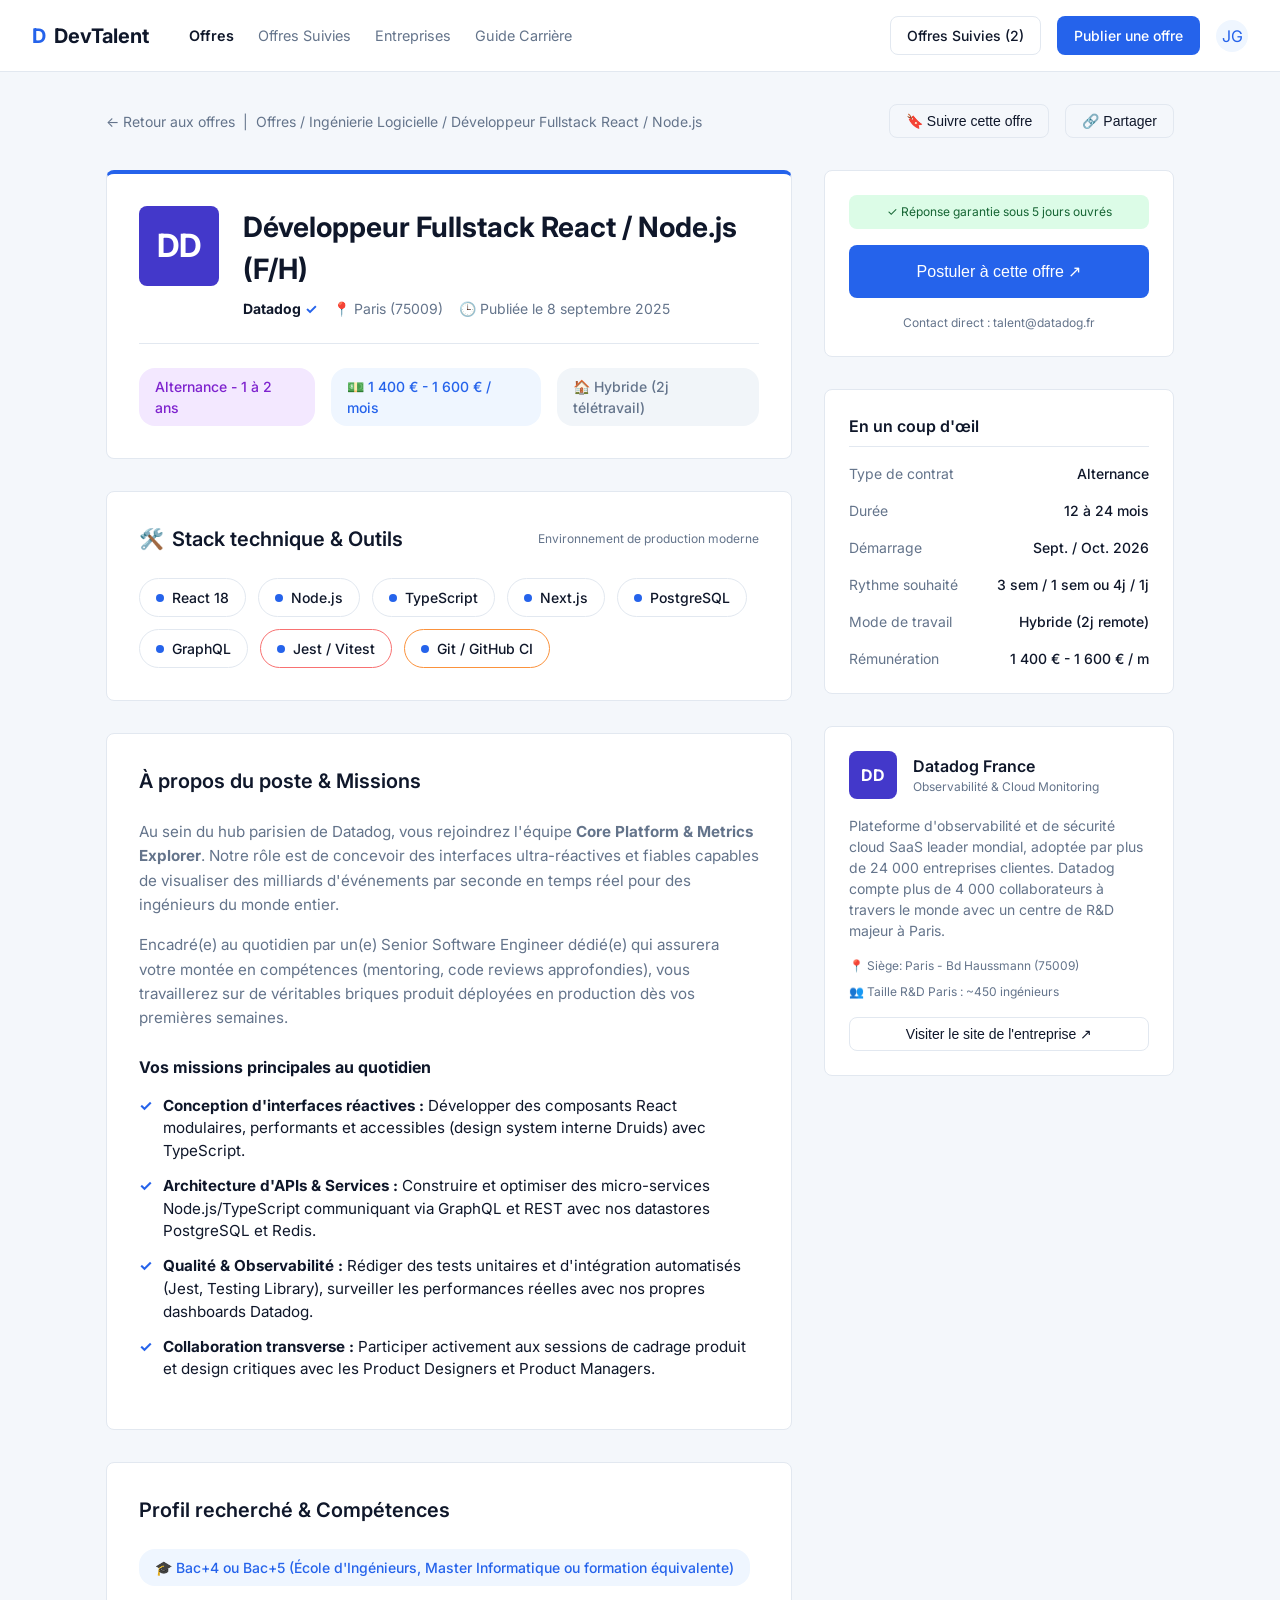
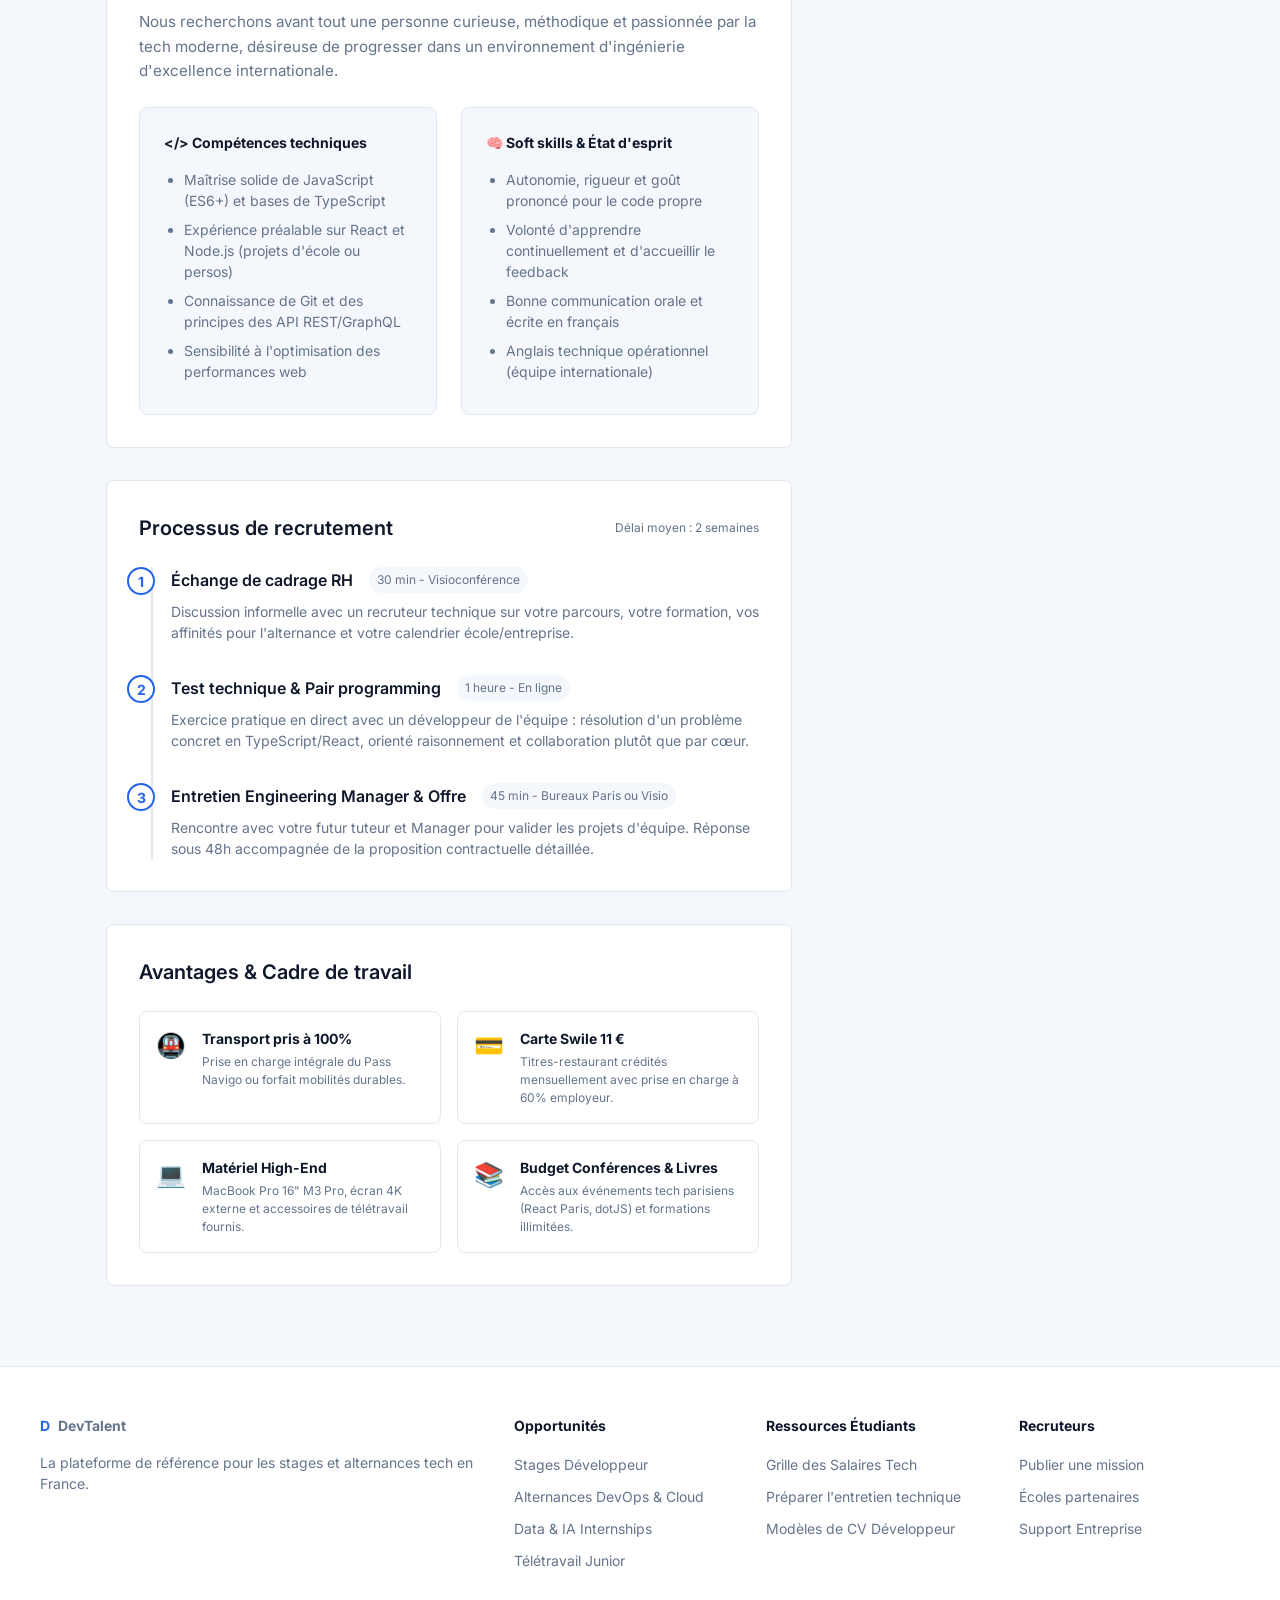
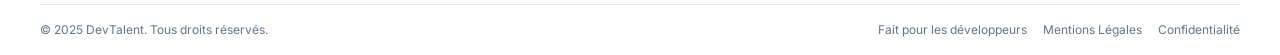
<file: offre-detail.html>
<!DOCTYPE html>
<html lang="fr">
<head>
    <meta charset="UTF-8">
    <meta name="viewport" content="width=device-width, initial-scale=1.0">
    <title>DevTalent - Développeur Fullstack React / Node.js</title>
    <link rel="stylesheet" href="css/style.css">
    <style>
        .page-wrapper {
            max-width: 1100px;
            margin: 2rem auto;
            padding: 0 1rem;
        }
        .header-actions {
            display: flex;
            justify-content: space-between;
            align-items: center;
            margin-bottom: 2rem;
        }
        .breadcrumb {
            font-size: 0.875rem;
            color: var(--text-muted);
        }
        .breadcrumb a {
            color: var(--text-muted);
        }
        .breadcrumb a:hover {
            color: var(--text-color);
        }
        .action-buttons {
            display: flex;
            gap: 1rem;
        }

        .layout {
            display: grid;
            grid-template-columns: 1fr 350px;
            gap: 2rem;
        }

        .job-hero {
            background: var(--card-bg);
            border: 1px solid var(--border-color);
            border-radius: var(--radius);
            padding: 2rem;
            margin-bottom: 2rem;
            border-top: 4px solid var(--primary-color);
        }
        .hero-top {
            display: flex;
            gap: 1.5rem;
            align-items: flex-start;
            margin-bottom: 1.5rem;
        }
        .hero-logo {
            width: 80px;
            height: 80px;
            background: #4338ca;
            color: white;
            font-size: 2rem;
            font-weight: bold;
            display: flex;
            align-items: center;
            justify-content: center;
            border-radius: var(--radius);
            flex-shrink: 0;
        }
        .hero-title {
            font-size: 1.75rem;
            font-weight: 700;
            margin-bottom: 0.5rem;
        }
        .hero-company {
            display: flex;
            align-items: center;
            gap: 1rem;
            color: var(--text-muted);
            font-size: 0.875rem;
        }
        .hero-company strong {
            color: var(--text-color);
            display: flex;
            align-items: center;
            gap: 0.25rem;
        }
        .verified-icon {
            color: var(--primary-color);
        }
        .hero-badges {
            display: flex;
            gap: 1rem;
            padding-top: 1.5rem;
            border-top: 1px solid var(--border-color);
        }

        .section {
            background: var(--card-bg);
            border: 1px solid var(--border-color);
            border-radius: var(--radius);
            padding: 2rem;
            margin-bottom: 2rem;
        }
        .section-title {
            font-size: 1.25rem;
            font-weight: 600;
            margin-bottom: 1.5rem;
            display: flex;
            align-items: center;
            gap: 0.5rem;
            color: var(--text-color);
        }
        
        .stack-list {
            display: flex;
            flex-wrap: wrap;
            gap: 0.75rem;
        }
        .stack-item {
            display: inline-flex;
            align-items: center;
            gap: 0.5rem;
            padding: 0.5rem 1rem;
            border: 1px solid var(--border-color);
            border-radius: 2rem;
            font-size: 0.875rem;
            font-weight: 500;
        }
        .stack-item::before {
            content: '';
            display: block;
            width: 8px;
            height: 8px;
            border-radius: 50%;
            background: var(--primary-color);
        }

        .content-text {
            color: var(--text-muted);
            font-size: 0.95rem;
            line-height: 1.6;
            margin-bottom: 1rem;
        }
        .content-list {
            list-style: none;
            padding-left: 0;
            margin-bottom: 1rem;
        }
        .content-list li {
            position: relative;
            padding-left: 1.5rem;
            margin-bottom: 0.75rem;
            color: var(--text-color);
            font-size: 0.95rem;
        }
        .content-list li::before {
            content: '✓';
            position: absolute;
            left: 0;
            color: var(--primary-color);
            font-weight: bold;
        }

        .skills-grid {
            display: grid;
            grid-template-columns: 1fr 1fr;
            gap: 1.5rem;
            margin-top: 1.5rem;
        }
        .skills-box {
            background: var(--bg-color);
            padding: 1.5rem;
            border-radius: var(--radius);
            border: 1px solid var(--border-color);
        }
        .skills-box h4 {
            margin-bottom: 1rem;
            font-size: 0.875rem;
            color: var(--text-color);
        }
        .skills-box ul {
            list-style: disc;
            padding-left: 1.25rem;
            color: var(--text-muted);
            font-size: 0.875rem;
        }
        .skills-box ul li {
            margin-bottom: 0.5rem;
        }

        .steps-list {
            position: relative;
            padding-left: 2rem;
        }
        .steps-list::before {
            content: '';
            position: absolute;
            left: 0.75rem;
            top: 0;
            bottom: 0;
            width: 2px;
            background: var(--border-color);
        }
        .step-item {
            position: relative;
            margin-bottom: 2rem;
        }
        .step-item:last-child {
            margin-bottom: 0;
        }
        .step-number {
            position: absolute;
            left: -2.75rem;
            top: 0;
            width: 1.75rem;
            height: 1.75rem;
            background: white;
            border: 2px solid var(--primary-color);
            border-radius: 50%;
            display: flex;
            align-items: center;
            justify-content: center;
            font-weight: bold;
            color: var(--primary-color);
            font-size: 0.875rem;
        }
        .step-title {
            font-weight: 600;
            margin-bottom: 0.5rem;
            display: flex;
            align-items: center;
            gap: 1rem;
        }
        .step-title span {
            font-size: 0.75rem;
            font-weight: normal;
            color: var(--text-muted);
            background: var(--bg-color);
            padding: 0.25rem 0.5rem;
            border-radius: 1rem;
        }
        .step-desc {
            font-size: 0.875rem;
            color: var(--text-muted);
        }

        .perks-grid {
            display: grid;
            grid-template-columns: 1fr 1fr;
            gap: 1rem;
        }
        .perk-card {
            padding: 1rem;
            border: 1px solid var(--border-color);
            border-radius: var(--radius);
            display: flex;
            gap: 1rem;
            align-items: flex-start;
        }
        .perk-icon {
            font-size: 1.5rem;
        }
        .perk-info h4 {
            font-size: 0.875rem;
            margin-bottom: 0.25rem;
        }
        .perk-info p {
            font-size: 0.75rem;
            color: var(--text-muted);
        }

        /* Sidebar */
        .apply-card {
            background: var(--card-bg);
            border: 1px solid var(--border-color);
            border-radius: var(--radius);
            padding: 1.5rem;
            margin-bottom: 2rem;
            text-align: center;
        }
        .apply-card .btn-primary {
            width: 100%;
            padding: 1rem;
            font-size: 1rem;
            margin-bottom: 1rem;
        }
        .apply-meta {
            font-size: 0.75rem;
            color: var(--text-muted);
            background: var(--success-bg);
            color: var(--success-text);
            padding: 0.5rem;
            border-radius: var(--radius);
            margin-bottom: 1rem;
            display: flex;
            align-items: center;
            justify-content: center;
            gap: 0.5rem;
        }

        .info-card {
            background: var(--card-bg);
            border: 1px solid var(--border-color);
            border-radius: var(--radius);
            padding: 1.5rem;
            margin-bottom: 2rem;
        }
        .info-card-title {
            font-weight: 600;
            margin-bottom: 1rem;
            padding-bottom: 0.5rem;
            border-bottom: 1px solid var(--border-color);
        }
        .info-list {
            display: flex;
            flex-direction: column;
            gap: 1rem;
        }
        .info-item {
            display: flex;
            justify-content: space-between;
            font-size: 0.875rem;
        }
        .info-item span:first-child {
            color: var(--text-muted);
        }
        .info-item span:last-child {
            font-weight: 500;
            text-align: right;
        }

        .company-card {
            background: var(--card-bg);
            border: 1px solid var(--border-color);
            border-radius: var(--radius);
            padding: 1.5rem;
        }
        .company-header {
            display: flex;
            align-items: center;
            gap: 1rem;
            margin-bottom: 1rem;
        }
        .company-logo {
            width: 48px;
            height: 48px;
            background: #4338ca;
            color: white;
            border-radius: var(--radius);
            display: flex;
            align-items: center;
            justify-content: center;
            font-weight: bold;
        }
        .company-desc {
            font-size: 0.875rem;
            color: var(--text-muted);
            margin-bottom: 1rem;
            line-height: 1.5;
        }
        .company-meta {
            font-size: 0.75rem;
            color: var(--text-muted);
            margin-bottom: 1rem;
            display: flex;
            flex-direction: column;
            gap: 0.5rem;
        }
        @media (max-width: 768px) {
            .header-actions {
                flex-direction: column;
                align-items: flex-start;
                gap: 1rem;
            }
            .layout {
                grid-template-columns: 1fr;
            }
            .hero-top {
                flex-direction: column;
            }
            .hero-badges {
                flex-wrap: wrap;
            }
            .skills-grid {
                grid-template-columns: 1fr;
            }
            .perks-grid {
                grid-template-columns: 1fr;
            }
            .hero-company {
                flex-wrap: wrap;
            }
        }
    </style>
</head>
<body>

    <!-- Header -->
    <header class="header">
        <div class="header-left">
            <a href="index.html" class="logo">
                <span>D</span> DevTalent
            </a>
            <nav class="nav-links">
                <a href="index.html" class="active">Offres</a>
                <a href="offres-suivies.html">Offres Suivies</a>
                <a href="#">Entreprises</a>
                <a href="#">Guide Carrière</a>
            </nav>
        </div>
        <div class="header-right">
            <a href="offres-suivies.html" class="btn btn-outline">Offres Suivies (2)</a>
            <a href="index.html" class="btn btn-primary">Publier une offre</a>
            <div class="btn-icon">JG</div>
        </div>
    </header>

    <main class="page-wrapper">
        <div class="header-actions">
            <div class="breadcrumb">
                <a href="#">← Retour aux offres</a> &nbsp;|&nbsp; <a href="#">Offres</a> / <a href="#">Ingénierie Logicielle</a> / Développeur Fullstack React / Node.js
            </div>
            <div class="action-buttons">
                <button class="btn btn-outline">🔖 Suivre cette offre</button>
                <button class="btn btn-outline">🔗 Partager</button>
            </div>
        </div>

        <div class="layout">
            <!-- Main Content -->
            <div class="main-content">
                
                <!-- Hero -->
                <div class="job-hero">
                    <div class="hero-top">
                        <div class="hero-logo">DD</div>
                        <div>
                            <h1 class="hero-title">Développeur Fullstack React / Node.js (F/H)</h1>
                            <div class="hero-company">
                                <strong>Datadog <span class="verified-icon">✓</span></strong> 
                                <span>📍 Paris (75009)</span>
                                <span>🕒 Publiée le 8 septembre 2025</span>
                            </div>
                        </div>
                    </div>
                    <div class="hero-badges">
                        <span class="badge badge-purple" style="font-size: 0.875rem; padding: 0.5rem 1rem;">Alternance - 1 à 2 ans</span>
                        <span class="badge badge-blue" style="font-size: 0.875rem; padding: 0.5rem 1rem;">💵 1 400 € - 1 600 € / mois</span>
                        <span class="badge badge-gray" style="font-size: 0.875rem; padding: 0.5rem 1rem;">🏠 Hybride (2j télétravail)</span>
                    </div>
                </div>

                <!-- Stack -->
                <div class="section">
                    <div class="section-title">
                        <span>🛠️</span> Stack technique & Outils
                        <span style="margin-left: auto; font-size: 0.75rem; font-weight: normal; color: var(--text-muted);">Environnement de production moderne</span>
                    </div>
                    <div class="stack-list">
                        <span class="stack-item">React 18</span>
                        <span class="stack-item">Node.js</span>
                        <span class="stack-item">TypeScript</span>
                        <span class="stack-item">Next.js</span>
                        <span class="stack-item">PostgreSQL</span>
                        <span class="stack-item">GraphQL</span>
                        <span class="stack-item" style="border-color: #f87171;">Jest / Vitest</span>
                        <span class="stack-item" style="border-color: #fb923c;">Git / GitHub CI</span>
                    </div>
                </div>

                <!-- About -->
                <div class="section">
                    <div class="section-title">À propos du poste & Missions</div>
                    <div class="content-text">
                        Au sein du hub parisien de Datadog, vous rejoindrez l'équipe <strong>Core Platform & Metrics Explorer</strong>. Notre rôle est de concevoir des interfaces ultra-réactives et fiables capables de visualiser des milliards d'événements par seconde en temps réel pour des ingénieurs du monde entier.
                    </div>
                    <div class="content-text">
                        Encadré(e) au quotidien par un(e) Senior Software Engineer dédié(e) qui assurera votre montée en compétences (mentoring, code reviews approfondies), vous travaillerez sur de véritables briques produit déployées en production dès vos premières semaines.
                    </div>
                    
                    <h4 style="margin: 1.5rem 0 1rem; font-size: 1rem;">Vos missions principales au quotidien</h4>
                    <ul class="content-list">
                        <li><strong>Conception d'interfaces réactives :</strong> Développer des composants React modulaires, performants et accessibles (design system interne Druids) avec TypeScript.</li>
                        <li><strong>Architecture d'APIs & Services :</strong> Construire et optimiser des micro-services Node.js/TypeScript communiquant via GraphQL et REST avec nos datastores PostgreSQL et Redis.</li>
                        <li><strong>Qualité & Observabilité :</strong> Rédiger des tests unitaires et d'intégration automatisés (Jest, Testing Library), surveiller les performances réelles avec nos propres dashboards Datadog.</li>
                        <li><strong>Collaboration transverse :</strong> Participer activement aux sessions de cadrage produit et design critiques avec les Product Designers et Product Managers.</li>
                    </ul>
                </div>

                <!-- Profile -->
                <div class="section">
                    <div class="section-title">Profil recherché & Compétences</div>
                    <div style="margin-bottom: 1.5rem;">
                        <span class="badge badge-blue" style="font-size: 0.875rem; padding: 0.5rem 1rem;">🎓 Bac+4 ou Bac+5 (École d'Ingénieurs, Master Informatique ou formation équivalente)</span>
                    </div>
                    <div class="content-text">
                        Nous recherchons avant tout une personne curieuse, méthodique et passionnée par la tech moderne, désireuse de progresser dans un environnement d'ingénierie d'excellence internationale.
                    </div>
                    
                    <div class="skills-grid">
                        <div class="skills-box">
                            <h4>&lt;/&gt; Compétences techniques</h4>
                            <ul>
                                <li>Maîtrise solide de JavaScript (ES6+) et bases de TypeScript</li>
                                <li>Expérience préalable sur React et Node.js (projets d'école ou persos)</li>
                                <li>Connaissance de Git et des principes des API REST/GraphQL</li>
                                <li>Sensibilité à l'optimisation des performances web</li>
                            </ul>
                        </div>
                        <div class="skills-box">
                            <h4>🧠 Soft skills & État d'esprit</h4>
                            <ul>
                                <li>Autonomie, rigueur et goût prononcé pour le code propre</li>
                                <li>Volonté d'apprendre continuellement et d'accueillir le feedback</li>
                                <li>Bonne communication orale et écrite en français</li>
                                <li>Anglais technique opérationnel (équipe internationale)</li>
                            </ul>
                        </div>
                    </div>
                </div>

                <!-- Process -->
                <div class="section">
                    <div class="section-title">
                        Processus de recrutement
                        <span style="margin-left: auto; font-size: 0.75rem; font-weight: normal; color: var(--text-muted);">Délai moyen : 2 semaines</span>
                    </div>
                    <div class="steps-list">
                        <div class="step-item">
                            <div class="step-number">1</div>
                            <div class="step-title">Échange de cadrage RH <span>30 min - Visioconférence</span></div>
                            <div class="step-desc">Discussion informelle avec un recruteur technique sur votre parcours, votre formation, vos affinités pour l'alternance et votre calendrier école/entreprise.</div>
                        </div>
                        <div class="step-item">
                            <div class="step-number">2</div>
                            <div class="step-title">Test technique & Pair programming <span>1 heure - En ligne</span></div>
                            <div class="step-desc">Exercice pratique en direct avec un développeur de l'équipe : résolution d'un problème concret en TypeScript/React, orienté raisonnement et collaboration plutôt que par cœur.</div>
                        </div>
                        <div class="step-item">
                            <div class="step-number">3</div>
                            <div class="step-title">Entretien Engineering Manager & Offre <span>45 min - Bureaux Paris ou Visio</span></div>
                            <div class="step-desc">Rencontre avec votre futur tuteur et Manager pour valider les projets d'équipe. Réponse sous 48h accompagnée de la proposition contractuelle détaillée.</div>
                        </div>
                    </div>
                </div>

                <!-- Perks -->
                <div class="section">
                    <div class="section-title">Avantages & Cadre de travail</div>
                    <div class="perks-grid">
                        <div class="perk-card">
                            <div class="perk-icon">🚇</div>
                            <div class="perk-info">
                                <h4>Transport pris à 100%</h4>
                                <p>Prise en charge intégrale du Pass Navigo ou forfait mobilités durables.</p>
                            </div>
                        </div>
                        <div class="perk-card">
                            <div class="perk-icon">💳</div>
                            <div class="perk-info">
                                <h4>Carte Swile 11 €</h4>
                                <p>Titres-restaurant crédités mensuellement avec prise en charge à 60% employeur.</p>
                            </div>
                        </div>
                        <div class="perk-card">
                            <div class="perk-icon">💻</div>
                            <div class="perk-info">
                                <h4>Matériel High-End</h4>
                                <p>MacBook Pro 16" M3 Pro, écran 4K externe et accessoires de télétravail fournis.</p>
                            </div>
                        </div>
                        <div class="perk-card">
                            <div class="perk-icon">📚</div>
                            <div class="perk-info">
                                <h4>Budget Conférences & Livres</h4>
                                <p>Accès aux événements tech parisiens (React Paris, dotJS) et formations illimitées.</p>
                            </div>
                        </div>
                    </div>
                </div>

            </div>

            <!-- Sidebar -->
            <aside class="sidebar-content">
                <div class="apply-card">
                    <div class="apply-meta">
                        ✓ Réponse garantie sous 5 jours ouvrés
                    </div>
                    <button class="btn btn-primary">Postuler à cette offre ↗</button>
                    <div style="font-size: 0.75rem; color: var(--text-muted);">
                        Contact direct : talent@datadog.fr
                    </div>
                </div>

                <div class="info-card">
                    <div class="info-card-title">En un coup d'œil</div>
                    <div class="info-list">
                        <div class="info-item">
                            <span>Type de contrat</span>
                            <span>Alternance</span>
                        </div>
                        <div class="info-item">
                            <span>Durée</span>
                            <span>12 à 24 mois</span>
                        </div>
                        <div class="info-item">
                            <span>Démarrage</span>
                            <span>Sept. / Oct. 2026</span>
                        </div>
                        <div class="info-item">
                            <span>Rythme souhaité</span>
                            <span>3 sem / 1 sem ou 4j / 1j</span>
                        </div>
                        <div class="info-item">
                            <span>Mode de travail</span>
                            <span>Hybride (2j remote)</span>
                        </div>
                        <div class="info-item">
                            <span>Rémunération</span>
                            <span>1 400 € - 1 600 € / m</span>
                        </div>
                    </div>
                </div>

                <div class="company-card">
                    <div class="company-header">
                        <div class="company-logo">DD</div>
                        <div>
                            <div style="font-weight: 600;">Datadog France</div>
                            <div style="font-size: 0.75rem; color: var(--text-muted);">Observabilité & Cloud Monitoring</div>
                        </div>
                    </div>
                    <div class="company-desc">
                        Plateforme d'observabilité et de sécurité cloud SaaS leader mondial, adoptée par plus de 24 000 entreprises clientes. Datadog compte plus de 4 000 collaborateurs à travers le monde avec un centre de R&D majeur à Paris.
                    </div>
                    <div class="company-meta">
                        <span>📍 Siège: Paris - Bd Haussmann (75009)</span>
                        <span>👥 Taille R&D Paris : ~450 ingénieurs</span>
                    </div>
                    <button class="btn btn-outline" style="width: 100%; font-size: 0.875rem;">Visiter le site de l'entreprise ↗</button>
                </div>
            </aside>
        </div>
    </main>

    <!-- Footer -->
    <footer class="footer">
        <div class="footer-content">
            <div class="footer-col">
                <a href="index.html" class="logo" style="margin-bottom: 1rem;"><span>D</span> DevTalent</a>
                <p style="color:var(--text-muted); font-size:0.875rem;">La plateforme de référence pour les stages et alternances tech en France.</p>
            </div>
            <div class="footer-col">
                <h4>Opportunités</h4>
                <ul>
                    <li><a href="#">Stages Développeur</a></li>
                    <li><a href="#">Alternances DevOps & Cloud</a></li>
                    <li><a href="#">Data & IA Internships</a></li>
                    <li><a href="#">Télétravail Junior</a></li>
                </ul>
            </div>
            <div class="footer-col">
                <h4>Ressources Étudiants</h4>
                <ul>
                    <li><a href="#">Grille des Salaires Tech</a></li>
                    <li><a href="#">Préparer l'entretien technique</a></li>
                    <li><a href="#">Modèles de CV Développeur</a></li>
                </ul>
            </div>
            <div class="footer-col">
                <h4>Recruteurs</h4>
                <ul>
                    <li><a href="index.html">Publier une mission</a></li>
                    <li><a href="#">Écoles partenaires</a></li>
                    <li><a href="#">Support Entreprise</a></li>
                </ul>
            </div>
        </div>
        <div class="footer-bottom">
            <div>© 2025 DevTalent. Tous droits réservés.</div>
            <div class="footer-bottom-links">
                <a href="#">Fait pour les développeurs</a>
                <a href="#">Mentions Légales</a>
                <a href="#">Confidentialité</a>
            </div>
        </div>
    </footer>

</body>
</html>
</file>
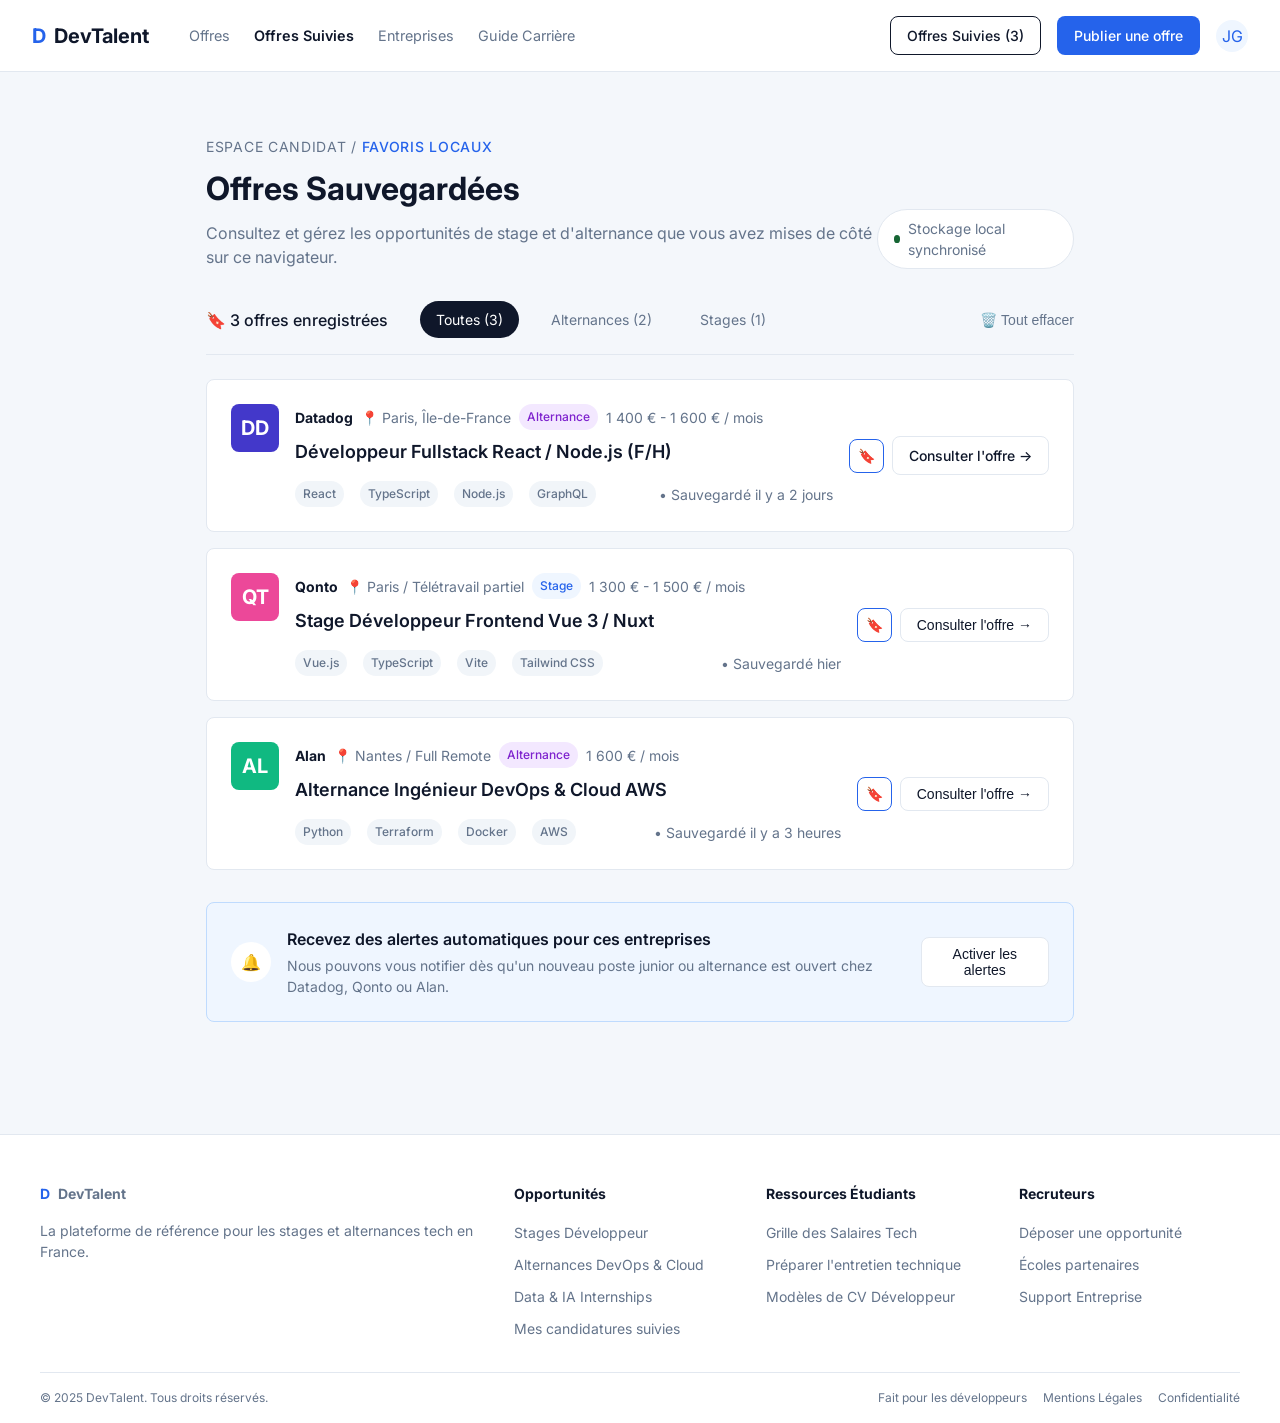
<file: offres-suivies.html>
<!DOCTYPE html>
<html lang="fr">
<head>
    <meta charset="UTF-8">
    <meta name="viewport" content="width=device-width, initial-scale=1.0">
    <title>DevTalent - Offres Sauvegardées</title>
    <link rel="stylesheet" href="css/style.css">
    <style>
        .page-header {
            display: flex;
            justify-content: space-between;
            align-items: flex-end;
            margin-bottom: 2rem;
        }
        .breadcrumb {
            font-size: 0.875rem;
            color: var(--text-muted);
            margin-bottom: 0.5rem;
            text-transform: uppercase;
            letter-spacing: 0.05em;
        }
        .breadcrumb a {
            color: var(--primary-color);
            font-weight: 500;
        }
        .sync-badge {
            display: inline-flex;
            align-items: center;
            gap: 0.5rem;
            background: white;
            border: 1px solid var(--border-color);
            padding: 0.5rem 1rem;
            border-radius: 2rem;
            font-size: 0.875rem;
            color: var(--text-muted);
        }
        .sync-badge::before {
            content: '';
            display: block;
            width: 8px;
            height: 8px;
            background: var(--success-text);
            border-radius: 50%;
        }
        
        .tabs-header {
            display: flex;
            justify-content: space-between;
            align-items: center;
            margin-bottom: 1.5rem;
            padding-bottom: 1rem;
            border-bottom: 1px solid var(--border-color);
        }
        .tabs {
            display: flex;
            align-items: center;
            gap: 1rem;
        }
        .tab {
            padding: 0.5rem 1rem;
            border-radius: 2rem;
            font-size: 0.875rem;
            cursor: pointer;
            color: var(--text-muted);
        }
        .tab.active {
            background: var(--text-color);
            color: white;
        }
        .btn-clear {
            background: transparent;
            border: none;
            color: var(--text-muted);
            cursor: pointer;
            font-size: 0.875rem;
            display: flex;
            align-items: center;
            gap: 0.5rem;
        }
        .btn-clear:hover {
            color: var(--text-color);
        }

        .job-card {
            background: var(--card-bg);
            border: 1px solid var(--border-color);
            border-radius: var(--radius);
            padding: 1.5rem;
            display: flex;
            gap: 1rem;
            margin-bottom: 1rem;
            transition: box-shadow 0.2s;
        }
        .job-card:hover {
            box-shadow: 0 4px 6px -1px rgba(0, 0, 0, 0.1);
        }
        .job-logo {
            width: 48px;
            height: 48px;
            border-radius: var(--radius);
            display: flex;
            align-items: center;
            justify-content: center;
            font-weight: bold;
            font-size: 1.25rem;
            flex-shrink: 0;
            color: white;
        }
        .job-content {
            flex: 1;
        }
        .job-top {
            display: flex;
            align-items: center;
            gap: 0.5rem;
            margin-bottom: 0.5rem;
            font-size: 0.875rem;
        }
        .job-title {
            font-weight: 600;
            font-size: 1.125rem;
            margin-bottom: 0.5rem;
        }
        .job-bottom {
            display: flex;
            align-items: center;
            gap: 1rem;
            margin-top: 1rem;
        }
        .job-actions {
            display: flex;
            gap: 0.5rem;
            align-items: center;
        }

        .alert-card {
            background: var(--blue-bg);
            border: 1px solid #bfdbfe;
            border-radius: var(--radius);
            padding: 1.5rem;
            display: flex;
            justify-content: space-between;
            align-items: center;
            margin-top: 2rem;
        }
        .alert-icon {
            width: 2.5rem;
            height: 2.5rem;
            background: white;
            border-radius: 50%;
            display: flex;
            align-items: center;
            justify-content: center;
            color: var(--primary-color);
            margin-right: 1rem;
            flex-shrink: 0;
        }
        .alert-content {
            flex: 1;
        }
        .alert-title {
            font-weight: 600;
            margin-bottom: 0.25rem;
        }
        .alert-text {
            font-size: 0.875rem;
            color: var(--text-muted);
        }
        @media (max-width: 768px) {
            .page-header {
                align-items: flex-start;
            }
            .sync-badge {
                margin-top: 1rem;
            }
            .tabs-header {
                flex-direction: column;
                align-items: flex-start;
                gap: 1rem;
            }
            .tabs {
                flex-wrap: wrap;
            }
            .job-card {
                flex-direction: column;
                align-items: flex-start;
            }
            .job-top, .job-bottom {
                flex-wrap: wrap;
            }
            .job-bottom span:last-child {
                margin-left: 0;
                width: 100%;
                margin-top: 0.5rem;
            }
            .alert-card {
                flex-direction: column;
                gap: 1.5rem;
                align-items: flex-start;
            }
            .alert-card > div {
                flex-direction: column;
                align-items: flex-start;
                gap: 1rem;
            }
            .alert-icon {
                margin-right: 0;
            }
        }
    </style>
</head>
<body>

    <!-- Header -->
    <header class="header">
        <div class="header-left">
            <a href="index.html" class="logo">
                <span>D</span> DevTalent
            </a>
            <nav class="nav-links">
                <a href="index.html">Offres</a>
                <a href="offres-suivies.html" class="active">Offres Suivies</a>
                <a href="#">Entreprises</a>
                <a href="#">Guide Carrière</a>
            </nav>
        </div>
        <div class="header-right">
            <a href="offres-suivies.html" class="btn btn-outline" style="border-color:var(--text-color);">Offres Suivies (3)</a>
            <a href="index.html" class="btn btn-primary">Publier une offre</a>
            <div class="btn-icon">JG</div>
        </div>
    </header>

    <main class="container" style="max-width: 900px; padding-top: 2rem; padding-bottom: 4rem;">
        <div class="page-header">
            <div>
                <div class="breadcrumb">ESPACE CANDIDAT / <a href="#">Favoris Locaux</a></div>
                <h1 class="page-title">Offres Sauvegardées</h1>
                <p class="page-subtitle">Consultez et gérez les opportunités de stage et d'alternance que vous avez mises de côté sur ce navigateur.</p>
            </div>
            <div class="sync-badge">Stockage local synchronisé</div>
        </div>

        <div class="tabs-header">
            <div class="tabs">
                <span style="font-weight: 500; margin-right: 1rem; display: flex; align-items: center; gap: 0.5rem;">🔖 3 offres enregistrées</span>
                <span class="tab active">Toutes (3)</span>
                <span class="tab">Alternances (2)</span>
                <span class="tab">Stages (1)</span>
            </div>
            <button class="btn-clear">🗑️ Tout effacer</button>
        </div>

        <div class="jobs-list">
            <!-- Saved Job 1 -->
            <div class="job-card">
                <div class="job-logo" style="background:#4338ca;">DD</div>
                <div class="job-content">
                    <div class="job-top">
                        <strong>Datadog</strong> <span style="color:var(--text-muted);">📍 Paris, Île-de-France</span>
                        <span class="badge badge-purple">Alternance</span>
                        <span style="color:var(--text-muted);">1 400 € - 1 600 € / mois</span>
                    </div>
                    <div class="job-title">Développeur Fullstack React / Node.js (F/H)</div>
                    <div class="job-bottom">
                        <span class="badge badge-gray">React</span>
                        <span class="badge badge-gray">TypeScript</span>
                        <span class="badge badge-gray">Node.js</span>
                        <span class="badge badge-gray">GraphQL</span>
                        <span style="color:var(--text-muted); font-size:0.875rem; margin-left: auto;">• Sauvegardé il y a 2 jours</span>
                    </div>
                </div>
                <div class="job-actions">
                    <button class="btn btn-outline" style="padding: 0.5rem; color:var(--primary-color); border-color:var(--primary-color);">🔖</button>
                    <a href="offre-detail.html" class="btn btn-outline">Consulter l'offre →</a>
                </div>
            </div>

            <!-- Saved Job 2 -->
            <div class="job-card">
                <div class="job-logo" style="background:#ec4899;">QT</div>
                <div class="job-content">
                    <div class="job-top">
                        <strong>Qonto</strong> <span style="color:var(--text-muted);">📍 Paris / Télétravail partiel</span>
                        <span class="badge badge-blue">Stage</span>
                        <span style="color:var(--text-muted);">1 300 € - 1 500 € / mois</span>
                    </div>
                    <div class="job-title">Stage Développeur Frontend Vue 3 / Nuxt</div>
                    <div class="job-bottom">
                        <span class="badge badge-gray">Vue.js</span>
                        <span class="badge badge-gray">TypeScript</span>
                        <span class="badge badge-gray">Vite</span>
                        <span class="badge badge-gray">Tailwind CSS</span>
                        <span style="color:var(--text-muted); font-size:0.875rem; margin-left: auto;">• Sauvegardé hier</span>
                    </div>
                </div>
                <div class="job-actions">
                    <button class="btn btn-outline" style="padding: 0.5rem; color:var(--primary-color); border-color:var(--primary-color);">🔖</button>
                    <button class="btn btn-outline">Consulter l'offre →</button>
                </div>
            </div>

            <!-- Saved Job 3 -->
            <div class="job-card">
                <div class="job-logo" style="background:#10b981;">AL</div>
                <div class="job-content">
                    <div class="job-top">
                        <strong>Alan</strong> <span style="color:var(--text-muted);">📍 Nantes / Full Remote</span>
                        <span class="badge badge-purple">Alternance</span>
                        <span style="color:var(--text-muted);">1 600 € / mois</span>
                    </div>
                    <div class="job-title">Alternance Ingénieur DevOps & Cloud AWS</div>
                    <div class="job-bottom">
                        <span class="badge badge-gray">Python</span>
                        <span class="badge badge-gray">Terraform</span>
                        <span class="badge badge-gray">Docker</span>
                        <span class="badge badge-gray">AWS</span>
                        <span style="color:var(--text-muted); font-size:0.875rem; margin-left: auto;">• Sauvegardé il y a 3 heures</span>
                    </div>
                </div>
                <div class="job-actions">
                    <button class="btn btn-outline" style="padding: 0.5rem; color:var(--primary-color); border-color:var(--primary-color);">🔖</button>
                    <button class="btn btn-outline">Consulter l'offre →</button>
                </div>
            </div>
        </div>

        <!-- Alert Card -->
        <div class="alert-card">
            <div style="display: flex; align-items: center;">
                <div class="alert-icon">🔔</div>
                <div class="alert-content">
                    <div class="alert-title">Recevez des alertes automatiques pour ces entreprises</div>
                    <div class="alert-text">Nous pouvons vous notifier dès qu'un nouveau poste junior ou alternance est ouvert chez Datadog, Qonto ou Alan.</div>
                </div>
            </div>
            <button class="btn btn-outline" style="background:white;">Activer les alertes</button>
        </div>
    </main>

    <!-- Footer -->
    <footer class="footer">
        <div class="footer-content">
            <div class="footer-col">
                <a href="index.html" class="logo" style="margin-bottom: 1rem;"><span>D</span> DevTalent</a>
                <p style="color:var(--text-muted); font-size:0.875rem;">La plateforme de référence pour les stages et alternances tech en France.</p>
            </div>
            <div class="footer-col">
                <h4>Opportunités</h4>
                <ul>
                    <li><a href="#">Stages Développeur</a></li>
                    <li><a href="#">Alternances DevOps & Cloud</a></li>
                    <li><a href="#">Data & IA Internships</a></li>
                    <li><a href="#">Mes candidatures suivies</a></li>
                </ul>
            </div>
            <div class="footer-col">
                <h4>Ressources Étudiants</h4>
                <ul>
                    <li><a href="#">Grille des Salaires Tech</a></li>
                    <li><a href="#">Préparer l'entretien technique</a></li>
                    <li><a href="#">Modèles de CV Développeur</a></li>
                </ul>
            </div>
            <div class="footer-col">
                <h4>Recruteurs</h4>
                <ul>
                    <li><a href="index.html">Déposer une opportunité</a></li>
                    <li><a href="#">Écoles partenaires</a></li>
                    <li><a href="#">Support Entreprise</a></li>
                </ul>
            </div>
        </div>
        <div class="footer-bottom">
            <div>© 2025 DevTalent. Tous droits réservés.</div>
            <div class="footer-bottom-links">
                <a href="#">Fait pour les développeurs</a>
                <a href="#">Mentions Légales</a>
                <a href="#">Confidentialité</a>
            </div>
        </div>
    </footer>

</body>
</html>
</file>
<file: css/style.css>
@import url('https://fonts.googleapis.com/css2?family=Inter:wght@400;500;600;700&display=swap');

:root {
    --primary-color: #2563eb;
    --primary-hover: #1d4ed8;
    --bg-color: #f4f7fb; /* slightly grey/blue background */
    --text-color: #0f172a;
    --text-muted: #64748b;
    --border-color: #e2e8f0;
    --card-bg: #ffffff;
    --success-bg: #dcfce7;
    --success-text: #166534;
    --blue-bg: #eff6ff;
    --purple-bg: #f3e8ff;
    --purple-text: #7e22ce;
    --radius: 0.5rem;
}

* {
    box-sizing: border-box;
    margin: 0;
    padding: 0;
}

body {
    font-family: 'Inter', sans-serif;
    background-color: var(--bg-color);
    color: var(--text-color);
    line-height: 1.5;
}

a {
    text-decoration: none;
    color: inherit;
}

ul {
    list-style: none;
}

.container {
    max-width: 1200px;
    margin: 0 auto;
    padding: 0 1rem;
}

/* Header */
.header {
    background-color: var(--card-bg);
    border-bottom: 1px solid var(--border-color);
    padding: 1rem 2rem;
    display: flex;
    justify-content: space-between;
    align-items: center;
    position: sticky;
    top: 0;
    z-index: 100;
}

.header-left {
    display: flex;
    align-items: center;
    gap: 2.5rem;
}

.logo {
    font-weight: 700;
    font-size: 1.25rem;
    color: var(--text-color);
    display: flex;
    align-items: center;
    gap: 0.5rem;
}
.logo span {
    color: var(--primary-color);
}

.nav-links {
    display: flex;
    gap: 1.5rem;
    font-size: 0.9rem;
    color: var(--text-muted);
}
.nav-links a {
    transition: color 0.2s;
}
.nav-links a:hover {
    color: var(--text-color);
}
.nav-links a.active {
    color: var(--text-color);
    font-weight: 600;
}

.header-right {
    display: flex;
    align-items: center;
    gap: 1rem;
}

.btn {
    padding: 0.5rem 1rem;
    border-radius: var(--radius);
    font-size: 0.875rem;
    font-weight: 500;
    cursor: pointer;
    border: 1px solid transparent;
    transition: all 0.2s;
    display: inline-flex;
    align-items: center;
    justify-content: center;
    gap: 0.5rem;
}

.btn-primary {
    background-color: var(--primary-color);
    color: white;
}
.btn-primary:hover {
    background-color: var(--primary-hover);
}

.btn-outline {
    border-color: var(--border-color);
    background-color: transparent;
    color: var(--text-color);
}
.btn-outline:hover {
    background-color: var(--bg-color);
}

.btn-icon {
    width: 2rem;
    height: 2rem;
    border-radius: 50%;
    background-color: var(--blue-bg);
    color: var(--primary-color);
    display: flex;
    align-items: center;
    justify-content: center;
    font-size: 1rem;
}

.badge {
    padding: 0.25rem 0.5rem;
    border-radius: 1rem;
    font-size: 0.75rem;
    font-weight: 500;
    display: inline-block;
}
.badge-blue { background-color: var(--blue-bg); color: var(--primary-color); }
.badge-purple { background-color: var(--purple-bg); color: var(--purple-text); }
.badge-green { background-color: var(--success-bg); color: var(--success-text); }
.badge-gray { background-color: #f1f5f9; color: var(--text-muted); }

/* Forms */
.form-group {
    margin-bottom: 1.5rem;
}
.form-label {
    display: block;
    font-size: 0.875rem;
    font-weight: 500;
    margin-bottom: 0.5rem;
    color: var(--text-color);
}
.form-control {
    width: 100%;
    padding: 0.625rem;
    border: 1px solid var(--border-color);
    border-radius: var(--radius);
    font-family: inherit;
    font-size: 0.875rem;
    outline: none;
}
.form-control:focus {
    border-color: var(--primary-color);
    box-shadow: 0 0 0 3px rgba(37, 99, 235, 0.1);
}

/* Checkboxes */
.checkbox-label {
    display: flex;
    align-items: center;
    gap: 0.5rem;
    font-size: 0.875rem;
    color: var(--text-muted);
    cursor: pointer;
    margin-bottom: 0.5rem;
}
.checkbox-label input[type="checkbox"] {
    width: 1rem;
    height: 1rem;
    accent-color: var(--primary-color);
}

/* Footer */
.footer {
    background-color: var(--card-bg);
    border-top: 1px solid var(--border-color);
    padding: 3rem 2rem 1rem;
    margin-top: 3rem;
}
.footer-content {
    display: grid;
    grid-template-columns: 2fr 1fr 1fr 1fr;
    gap: 2rem;
    max-width: 1200px;
    margin: 0 auto;
}
.footer-col h4 {
    font-size: 0.875rem;
    margin-bottom: 1rem;
    color: var(--text-color);
}
.footer-col ul {
    display: flex;
    flex-direction: column;
    gap: 0.5rem;
}
.footer-col a {
    color: var(--text-muted);
    font-size: 0.875rem;
}
.footer-col a:hover {
    color: var(--primary-color);
}
.footer-bottom {
    max-width: 1200px;
    margin: 2rem auto 0;
    padding-top: 1rem;
    border-top: 1px solid var(--border-color);
    display: flex;
    justify-content: space-between;
    align-items: center;
    color: var(--text-muted);
    font-size: 0.75rem;
}
.footer-bottom-links {
    display: flex;
    gap: 1rem;
}

/* Layout Utilities */
.grid-2 {
    display: grid;
    grid-template-columns: 1fr 1fr;
    gap: 1.5rem;
}
.page-header {
    margin-top: 2rem;
    margin-bottom: 2rem;
}
.page-title {
    font-size: 2rem;
    font-weight: 700;
    margin-bottom: 0.5rem;
}
.page-subtitle {
    color: var(--text-muted);
}

/* Responsive Styles */
@media (max-width: 768px) {
    .header {
        flex-direction: column;
        padding: 1rem;
        gap: 1rem;
    }
    .header-left {
        flex-direction: column;
        gap: 1rem;
    }
    .nav-links {
        flex-wrap: wrap;
        justify-content: center;
        gap: 1rem;
    }
    .header-right {
        flex-wrap: wrap;
        justify-content: center;
        width: 100%;
    }
    .footer-content {
        grid-template-columns: 1fr;
        gap: 1.5rem;
    }
    .footer-bottom {
        flex-direction: column;
        gap: 1rem;
        text-align: center;
    }
    .footer-bottom-links {
        flex-wrap: wrap;
        justify-content: center;
    }
    .grid-2 {
        grid-template-columns: 1fr;
    }
}
</file>
